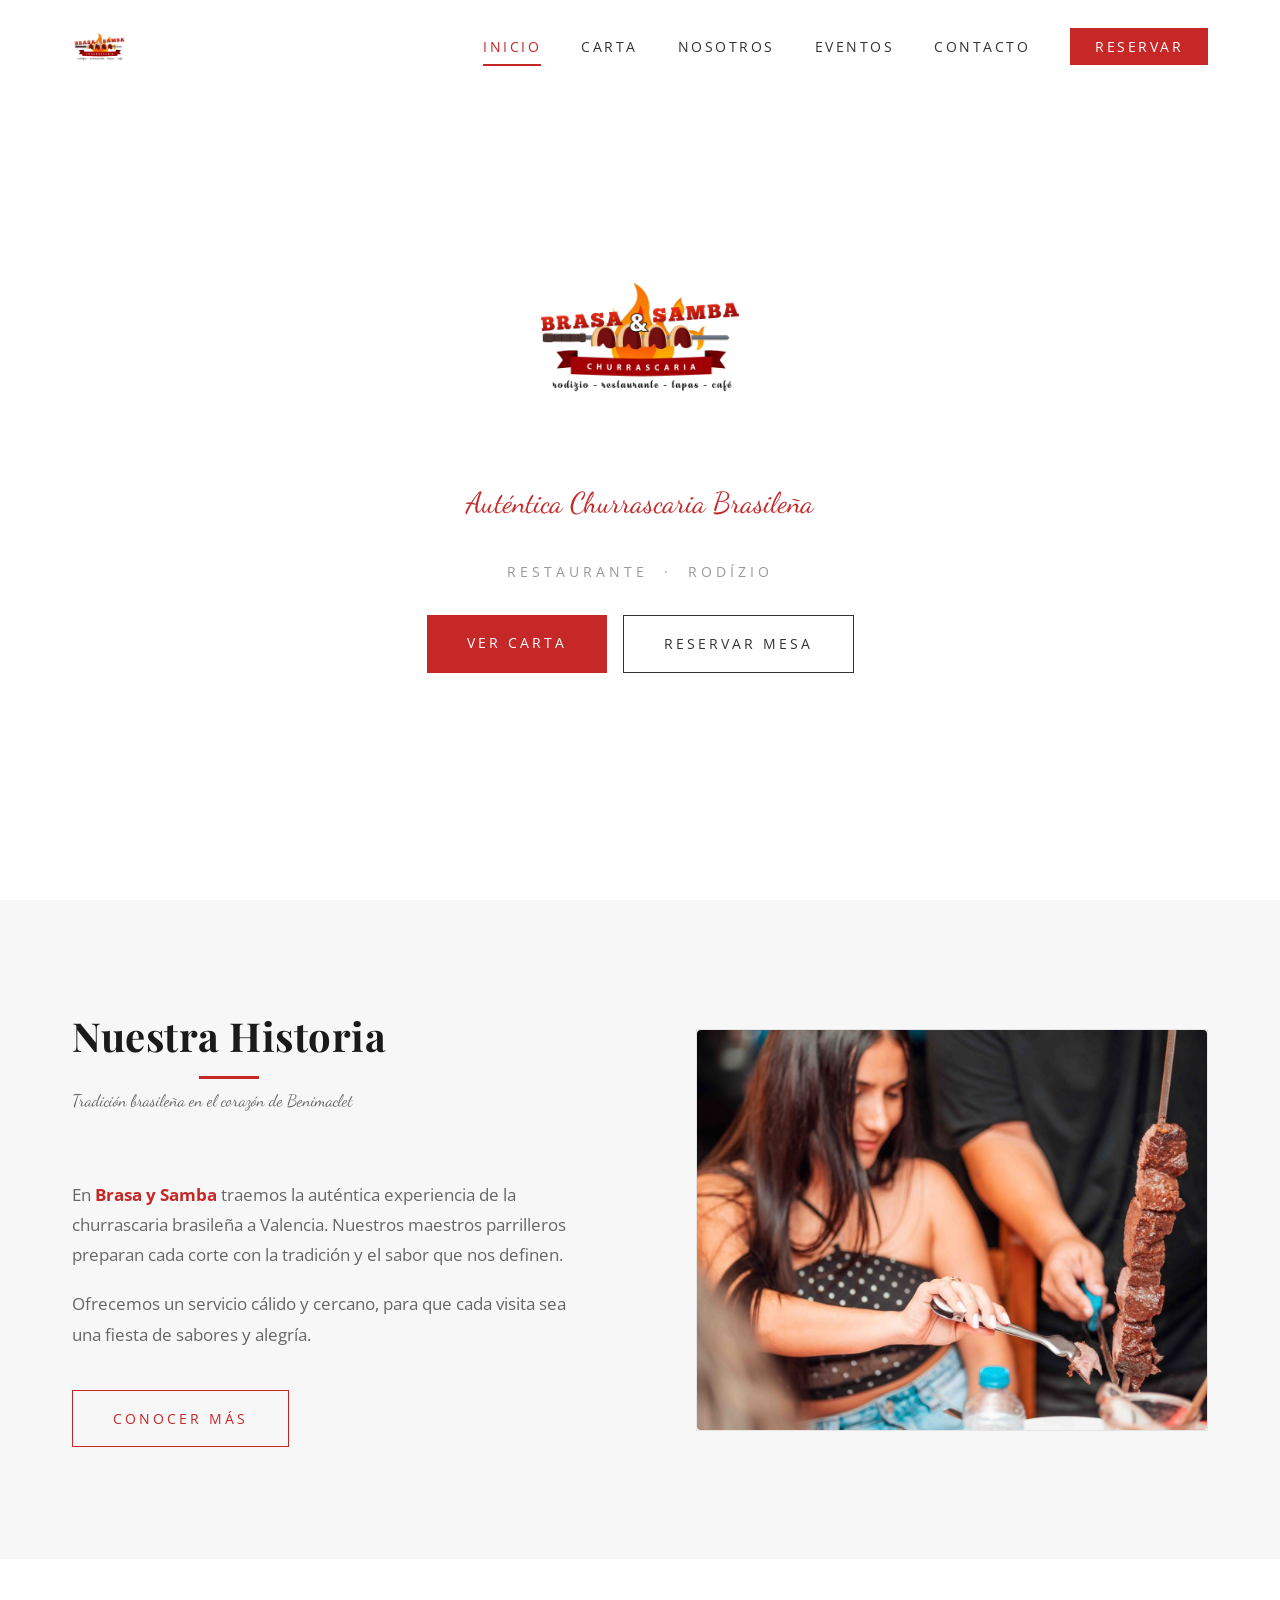
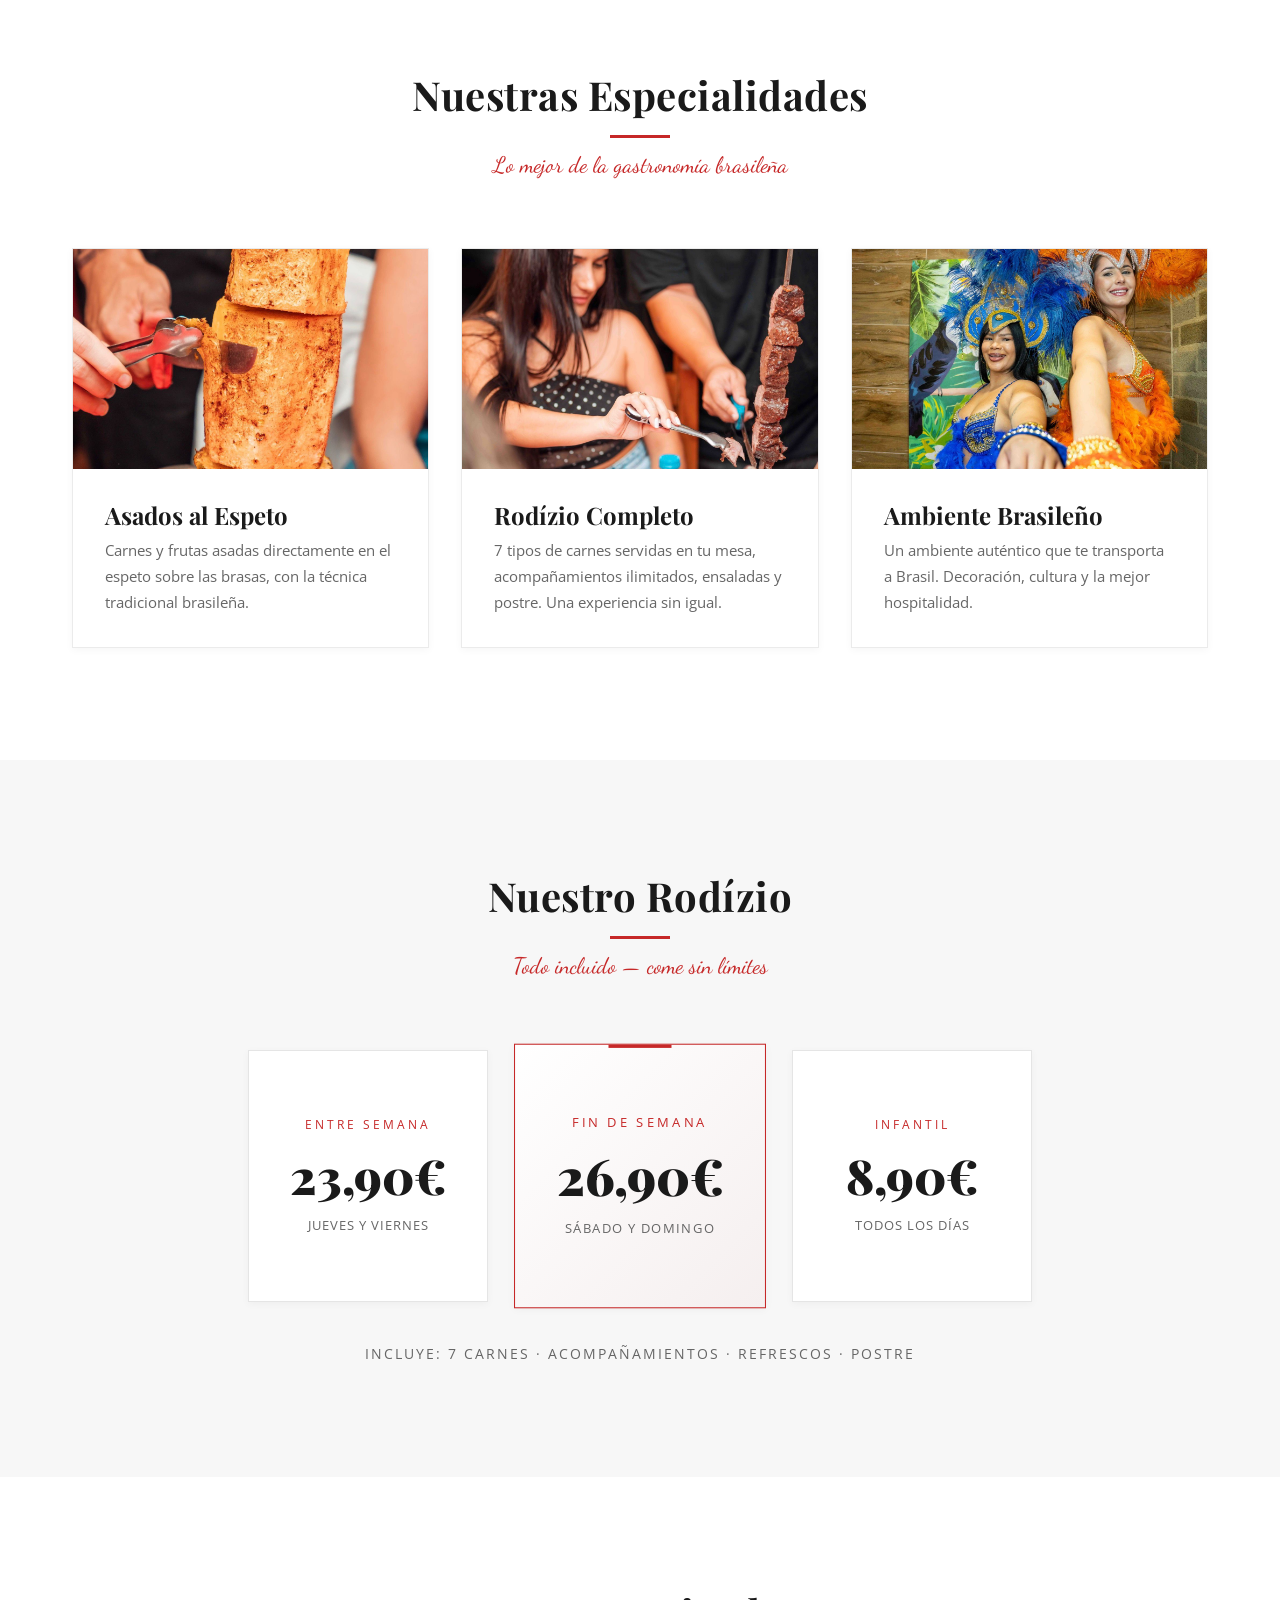
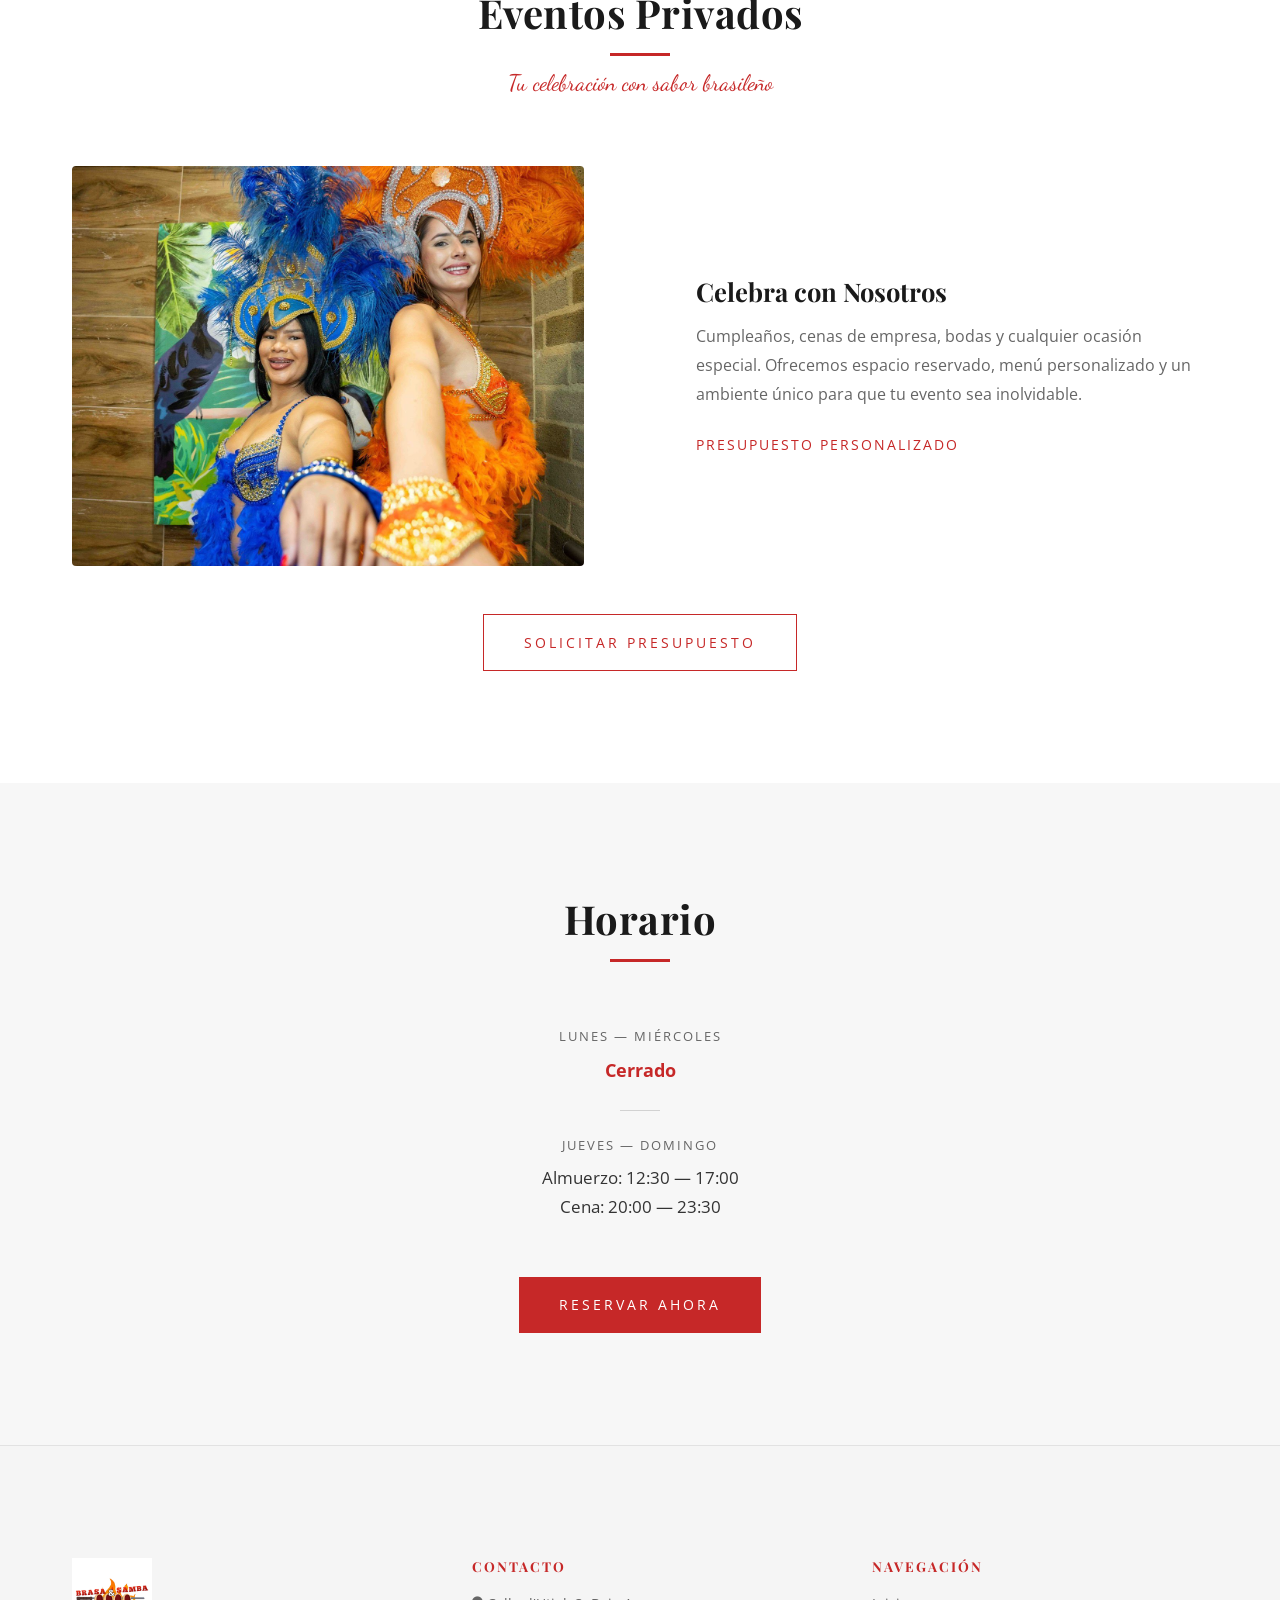
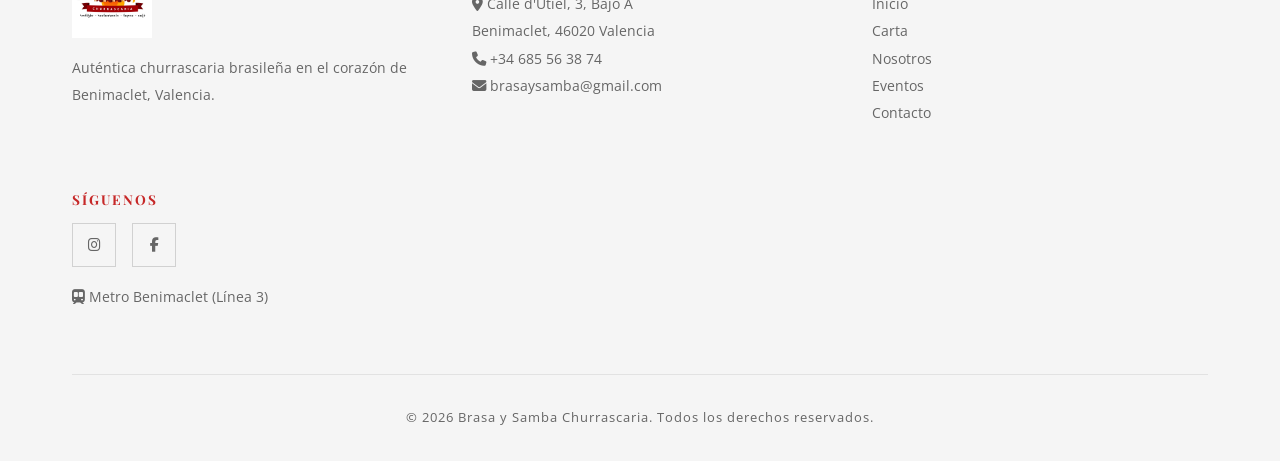
<file: index.html>
<!DOCTYPE html>
<html lang="es">
<head>
  <meta charset="UTF-8">
  <meta name="viewport" content="width=device-width, initial-scale=1.0">
  <meta name="description" content="Brasa y Samba — Auténtica Churrascaria Brasileña en Valencia. Rodízio de carnes y la mejor experiencia gastronómica brasileña.">
  <meta property="og:title" content="Brasa y Samba | Churrascaria Brasileña en Valencia">
  <meta property="og:description" content="Auténtica churrascaria brasileña con rodízio de 7 carnes y la mejor experiencia gastronómica brasileña en Benimaclet, Valencia.">
  <meta property="og:image" content="assets/images/logonovo.JPEG">
  <meta property="og:type" content="restaurant">
  <meta property="og:locale" content="es_ES">
  <title>Brasa y Samba | Churrascaria Brasileña en Valencia</title>
  <link rel="preconnect" href="https://fonts.googleapis.com">
  <link rel="preconnect" href="https://fonts.gstatic.com" crossorigin>
  <link href="https://fonts.googleapis.com/css2?family=Playfair+Display:wght@400;700;900&family=Open+Sans:wght@300;400;600;700&family=Dancing+Script:wght@400;700&display=swap" rel="stylesheet">
  <link rel="stylesheet" href="https://cdnjs.cloudflare.com/ajax/libs/font-awesome/6.5.1/css/all.min.css" integrity="sha512-DTOQO9RWCH3ppGqcWaEA1BIZOC6xxalwEsw9c2QQeAIftl+Vegovlnee1c9QX4TctnWMn13TZye+giMm8e2LwA==" crossorigin="anonymous" referrerpolicy="no-referrer">
  <link rel="stylesheet" href="css/style.css">
  <link rel="icon" href="assets/images/logonovo.JPEG" type="image/jpeg">
</head>
<body>

  <!-- NAVBAR -->
  <nav class="navbar" id="navbar">
    <div class="container">
      <a href="index.html" class="navbar-logo">
        <img src="assets/images/logonovo.JPEG" alt="Brasa y Samba Logo">
      </a>
      <ul class="navbar-menu" id="navMenu">
        <li><a href="index.html" class="active">Inicio</a></li>
        <li><a href="cardapio.html">Carta</a></li>
        <li><a href="sobre.html">Nosotros</a></li>
        <li><a href="eventos.html">Eventos</a></li>
        <li><a href="contato.html">Contacto</a></li>
        <li><a href="https://wa.me/34685563874?text=Hola!%20Quiero%20reservar%20mesa%20en%20Brasa%20y%20Samba" target="_blank" class="navbar-cta">Reservar</a></li>
      </ul>
      <button class="hamburger" id="hamburger" aria-label="Abrir menú">
        <span></span>
        <span></span>
        <span></span>
      </button>
    </div>
  </nav>

  <!-- HERO -->
  <section class="hero" style="background: #FFFFFF;">
    <div class="hero-content">
      <img src="assets/images/logonovo.JPEG" alt="Brasa y Samba" class="hero-logo">
      <span class="accent-text">Auténtica Churrascaria Brasileña</span>
      <p style="font-size: 0.85rem; letter-spacing: 4px; text-transform: uppercase; margin-top: 1rem; color: #999;">Restaurante &nbsp;·&nbsp; Rodízio</p>
      <div class="hero-buttons">
        <a href="cardapio.html" class="btn btn-primary">Ver Carta</a>
        <a href="https://wa.me/34685563874?text=Hola!%20Quiero%20reservar%20mesa%20en%20Brasa%20y%20Samba" target="_blank" class="btn btn-outline">Reservar Mesa</a>
      </div>
    </div>
  </section>

  <!-- NUESTRA HISTORIA -->
  <section class="section section-alt">
    <div class="container">
      <div class="about-split fade-in">
        <div class="about-text">
          <div class="section-title" style="text-align: left;">
            <h2>Nuestra Historia</h2>
            <p class="section-subtitle">Tradición brasileña en el corazón de Benimaclet</p>
          </div>
          <p style="font-size: 1.05rem; color: #666; margin-bottom: 1.2rem; line-height: 1.8;">En <strong style="color: #C62828;">Brasa y Samba</strong> traemos la auténtica experiencia de la churrascaria brasileña a Valencia. Nuestros maestros parrilleros preparan cada corte con la tradición y el sabor que nos definen.</p>
          <p style="font-size: 1.05rem; color: #666; margin-bottom: 2.5rem; line-height: 1.8;">Ofrecemos un servicio cálido y cercano, para que cada visita sea una fiesta de sabores y alegría.</p>
          <a href="sobre.html" class="btn btn-secondary">Conocer Más</a>
        </div>
        <div class="about-image">
          <img src="assets/images/79fe40e2-36cd-43b9-8141-0ca7016cc323.JPEG" alt="Picanha servida en Brasa y Samba" style="width: 100%; height: 400px; object-fit: cover; border-radius: 4px;">
        </div>
      </div>
    </div>
  </section>

  <!-- ESPECIALIDADES -->
  <section class="section">
    <div class="container">
      <div class="section-title fade-in">
        <h2>Nuestras Especialidades</h2>
        <p class="section-subtitle">Lo mejor de la gastronomía brasileña</p>
      </div>
      <div class="cards-grid fade-in">
        <div class="card">
          <img src="assets/images/64f7fd08-4baa-4634-8b50-fcdc6abab919.JPEG" alt="Piña al espeto en Brasa y Samba" class="card-image">
          <div class="card-body">
            <h3>Asados al Espeto</h3>
            <p>Carnes y frutas asadas directamente en el espeto sobre las brasas, con la técnica tradicional brasileña.</p>
          </div>
        </div>
        <div class="card">
          <img src="assets/images/79fe40e2-36cd-43b9-8141-0ca7016cc323.JPEG" alt="Picanha servida en la mesa" class="card-image">
          <div class="card-body">
            <h3>Rodízio Completo</h3>
            <p>7 tipos de carnes servidas en tu mesa, acompañamientos ilimitados, ensaladas y postre. Una experiencia sin igual.</p>
          </div>
        </div>
        <div class="card">
          <img src="assets/images/2983c16d-800a-4810-8225-ef729ebfecfa.JPEG" alt="Ambiente brasileño en Brasa y Samba" class="card-image">
          <div class="card-body">
            <h3>Ambiente Brasileño</h3>
            <p>Un ambiente auténtico que te transporta a Brasil. Decoración, cultura y la mejor hospitalidad.</p>
          </div>
        </div>
      </div>
    </div>
  </section>

  <!-- PRECIOS -->
  <section class="section section-alt">
    <div class="container">
      <div class="section-title fade-in">
        <h2>Nuestro Rodízio</h2>
        <p class="section-subtitle">Todo incluido — come sin límites</p>
      </div>
      <div class="price-section fade-in">
        <div class="price-badge">
          <div class="label">Entre Semana</div>
          <div class="price">23,90€</div>
          <div class="detail">Jueves y Viernes</div>
        </div>
        <div class="price-badge featured">
          <div class="label">Fin de Semana</div>
          <div class="price">26,90€</div>
          <div class="detail">Sábado y Domingo</div>
        </div>
        <div class="price-badge">
          <div class="label">Infantil</div>
          <div class="price">8,90€</div>
          <div class="detail">Todos los días</div>
        </div>
      </div>
      <p style="text-align: center; margin-top: 2.5rem; color: var(--color-text-muted); font-size: 0.85rem; letter-spacing: 2px; text-transform: uppercase;">Incluye: 7 carnes · acompañamientos · refrescos · postre</p>
    </div>
  </section>

  <!-- EVENTOS PRIVADOS -->
  <section class="section">
    <div class="container">
      <div class="section-title fade-in">
        <h2>Eventos Privados</h2>
        <p class="section-subtitle">Tu celebración con sabor brasileño</p>
      </div>
      <div class="about-split fade-in">
        <div>
          <img src="assets/images/2983c16d-800a-4810-8225-ef729ebfecfa.JPEG" alt="Celebración en Brasa y Samba" style="width: 100%; height: 400px; object-fit: cover; border-radius: 4px;">
        </div>
        <div style="display: flex; flex-direction: column; justify-content: center;">
          <h3 style="font-size: 1.6rem; margin-bottom: 1rem;">Celebra con Nosotros</h3>
          <p style="color: #666; line-height: 1.8;">Cumpleaños, cenas de empresa, bodas y cualquier ocasión especial. Ofrecemos espacio reservado, menú personalizado y un ambiente único para que tu evento sea inolvidable.</p>
          <p style="margin-top: 1.5rem; color: #C62828; font-size: 0.85rem; letter-spacing: 2px; text-transform: uppercase;">Presupuesto personalizado</p>
        </div>
      </div>
      <div style="text-align: center; margin-top: 3rem;">
        <a href="contato.html" class="btn btn-secondary">Solicitar Presupuesto</a>
      </div>
    </div>
  </section>

  <!-- HORARIOS -->
  <section class="section section-alt">
    <div class="container">
      <div class="section-title fade-in">
        <h2>Horario</h2>
      </div>
      <div style="max-width: 500px; margin: 0 auto; text-align: center;" class="fade-in">
        <div style="margin-bottom: 1.5rem;">
          <p style="font-size: 0.8rem; letter-spacing: 2px; text-transform: uppercase; color: var(--color-text-muted); margin-bottom: 0.5rem;">Lunes — Miércoles</p>
          <p style="color: #C62828; font-weight: 700; font-size: 1.1rem;">Cerrado</p>
        </div>
        <div style="width: 40px; height: 1px; background: var(--color-border-strong); margin: 1.5rem auto;"></div>
        <div style="margin-bottom: 1.5rem;">
          <p style="font-size: 0.8rem; letter-spacing: 2px; text-transform: uppercase; color: var(--color-text-muted); margin-bottom: 0.5rem;">Jueves — Domingo</p>
          <p style="color: #333; font-size: 1.05rem;">Almuerzo: 12:30 — 17:00</p>
          <p style="color: #333; font-size: 1.05rem;">Cena: 20:00 — 23:30</p>
        </div>
        <a href="https://wa.me/34685563874?text=Hola!%20Quiero%20reservar%20mesa%20en%20Brasa%20y%20Samba" target="_blank" class="btn btn-primary" style="margin-top: 2rem;">Reservar Ahora</a>
      </div>
    </div>
  </section>

  <!-- FOOTER -->
  <footer class="footer">
    <div class="container">
      <div class="footer-grid">
        <div class="footer-col">
          <img src="assets/images/logonovo.JPEG" alt="Brasa y Samba" class="footer-logo">
          <p>Auténtica churrascaria brasileña en el corazón de Benimaclet, Valencia.</p>
        </div>
        <div class="footer-col">
          <h4>Contacto</h4>
          <p><i class="fa-solid fa-location-dot"></i> Calle d'Utiel, 3, Bajo A<br>
             Benimaclet, 46020 Valencia</p>
          <p><i class="fa-solid fa-phone"></i> <a href="tel:+34685563874">+34 685 56 38 74</a></p>
          <p><i class="fa-solid fa-envelope"></i> <a href="mailto:brasaysamba@gmail.com">brasaysamba@gmail.com</a></p>
        </div>
        <div class="footer-col">
          <h4>Navegación</h4>
          <p><a href="index.html">Inicio</a></p>
          <p><a href="cardapio.html">Carta</a></p>
          <p><a href="sobre.html">Nosotros</a></p>
          <p><a href="eventos.html">Eventos</a></p>
          <p><a href="contato.html">Contacto</a></p>
        </div>
        <div class="footer-col">
          <h4>Síguenos</h4>
          <div class="social-links">
            <a href="https://www.instagram.com/brasaysamba/" target="_blank" rel="noopener" aria-label="Instagram"><i class="fa-brands fa-instagram"></i></a>
            <a href="https://www.facebook.com/brasaysamba/" target="_blank" rel="noopener" aria-label="Facebook"><i class="fa-brands fa-facebook-f"></i></a>
          </div>
          <p style="margin-top: 1rem;"><i class="fa-solid fa-train-subway"></i> Metro Benimaclet (Línea 3)</p>
        </div>
      </div>
      <div class="footer-bottom">
        <p>&copy; 2026 Brasa y Samba Churrascaria. Todos los derechos reservados.</p>
      </div>
    </div>
  </footer>

  <script src="js/main.js"></script>
</body>
</html>
</file>
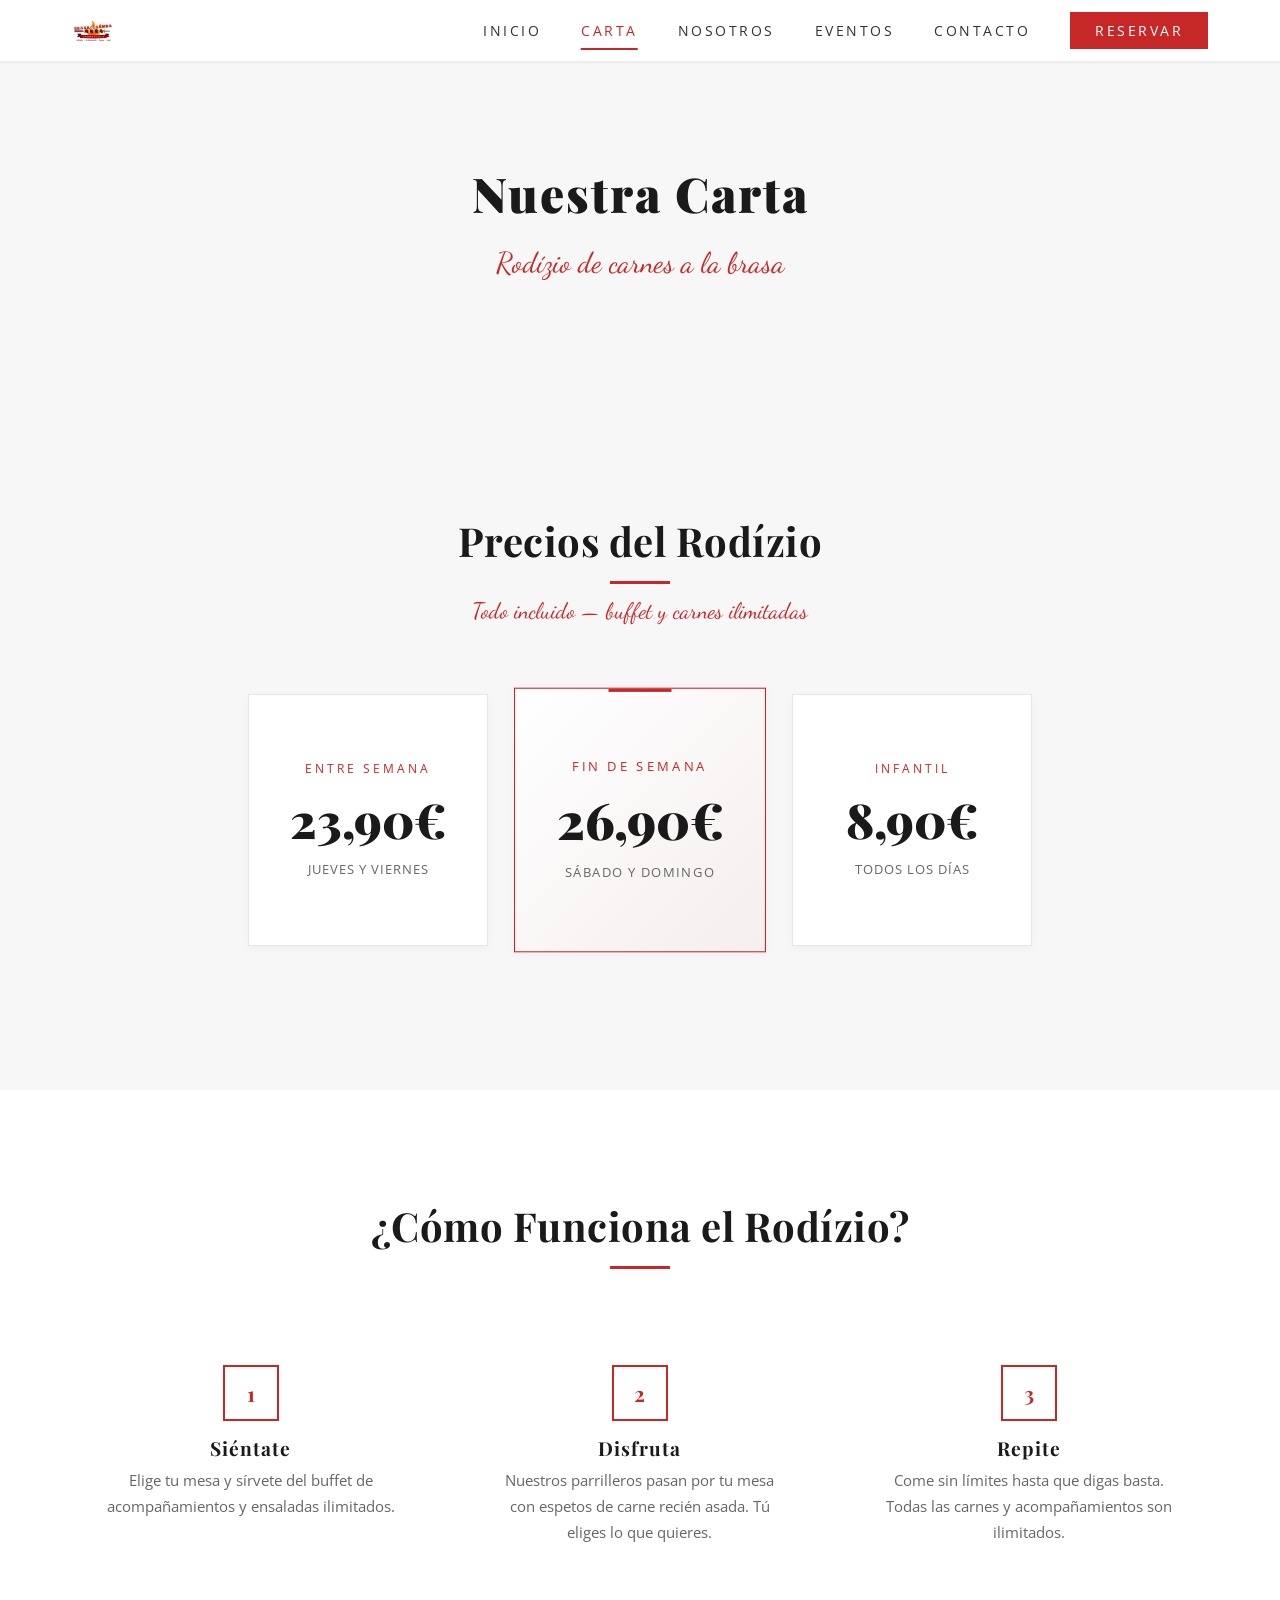
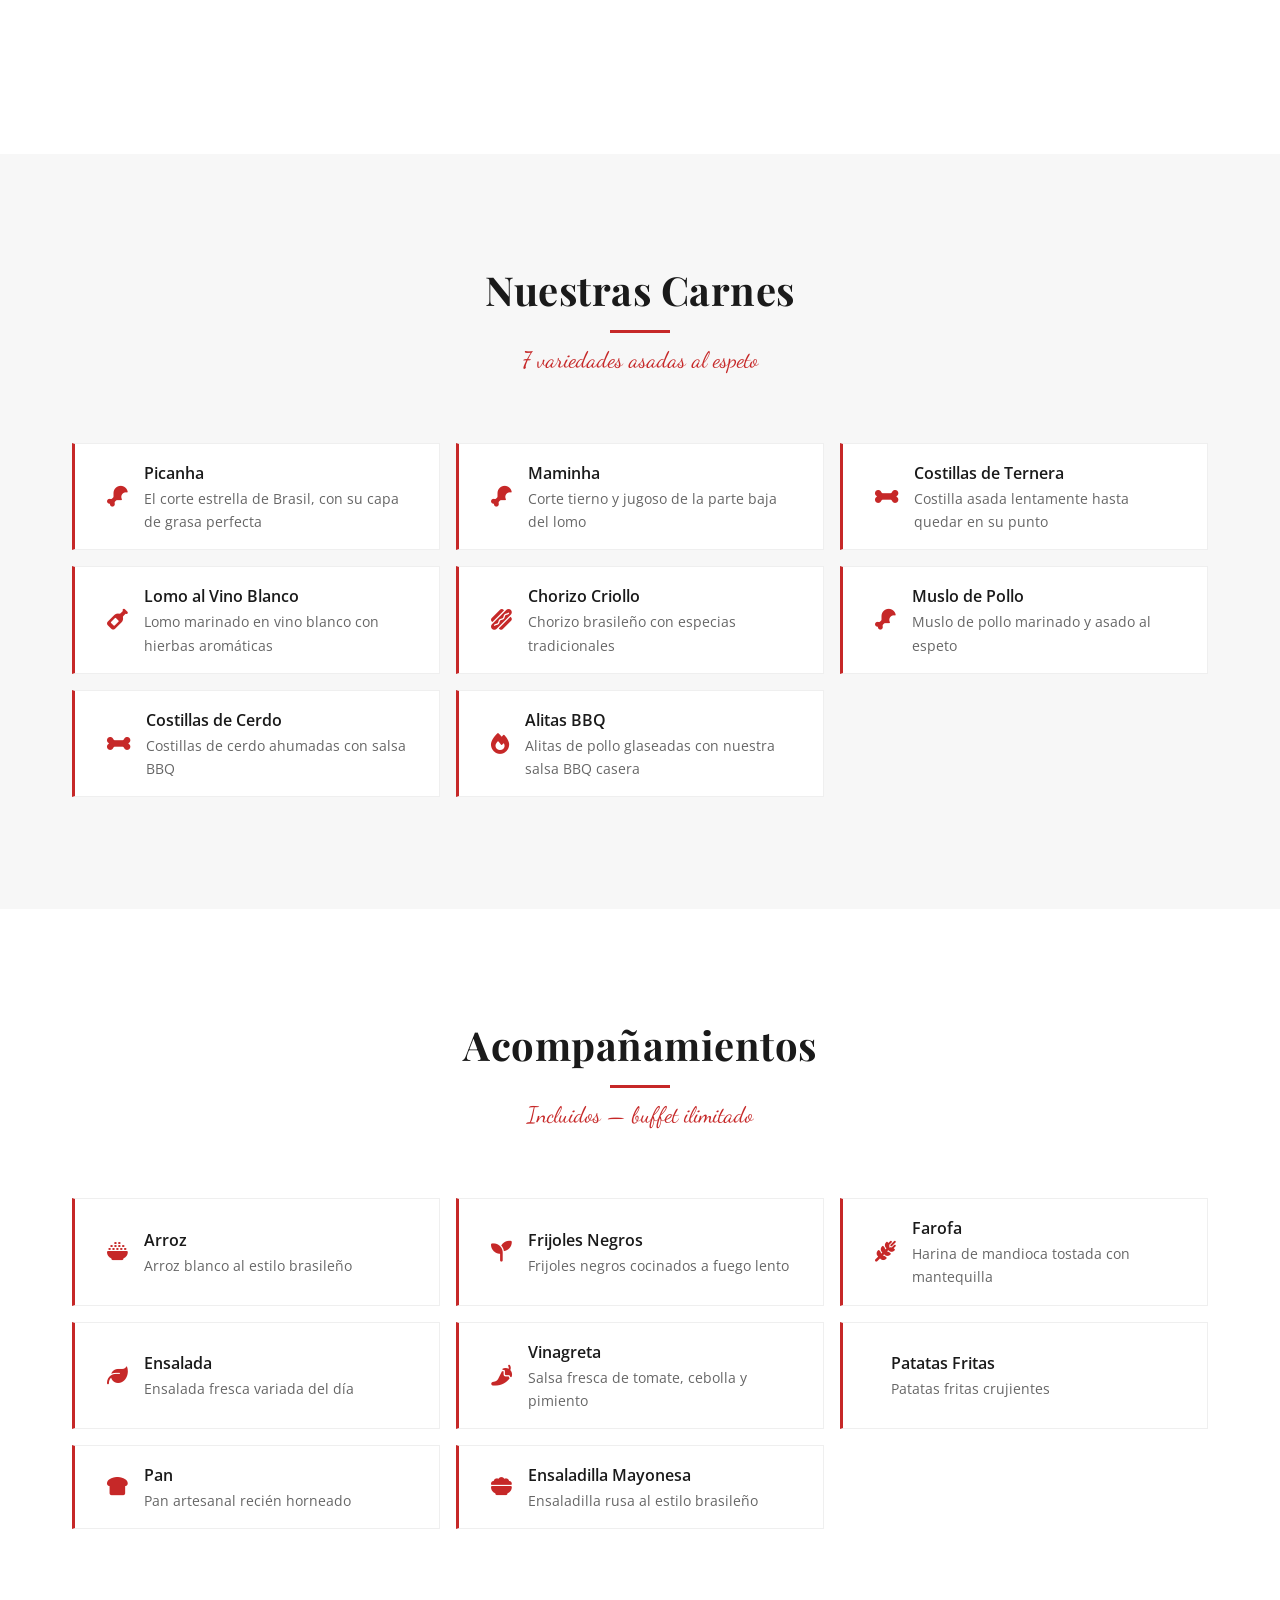
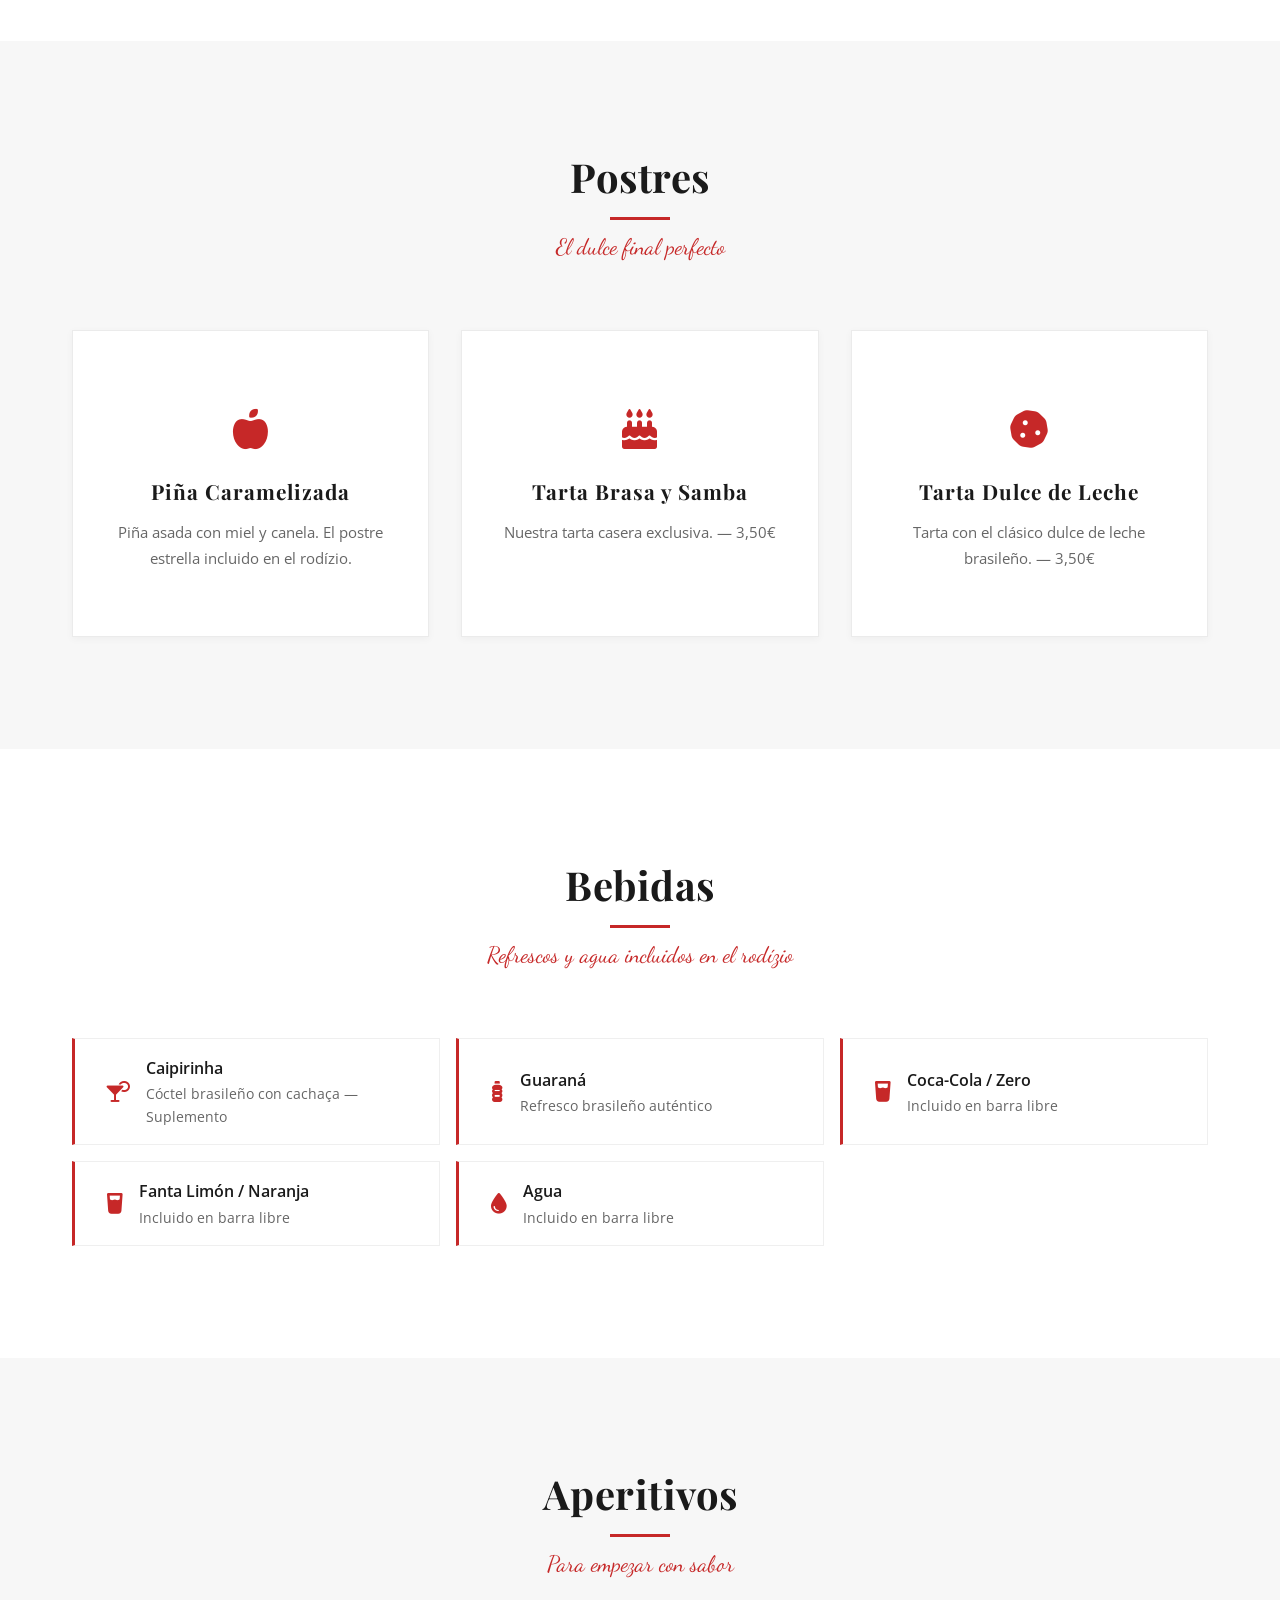
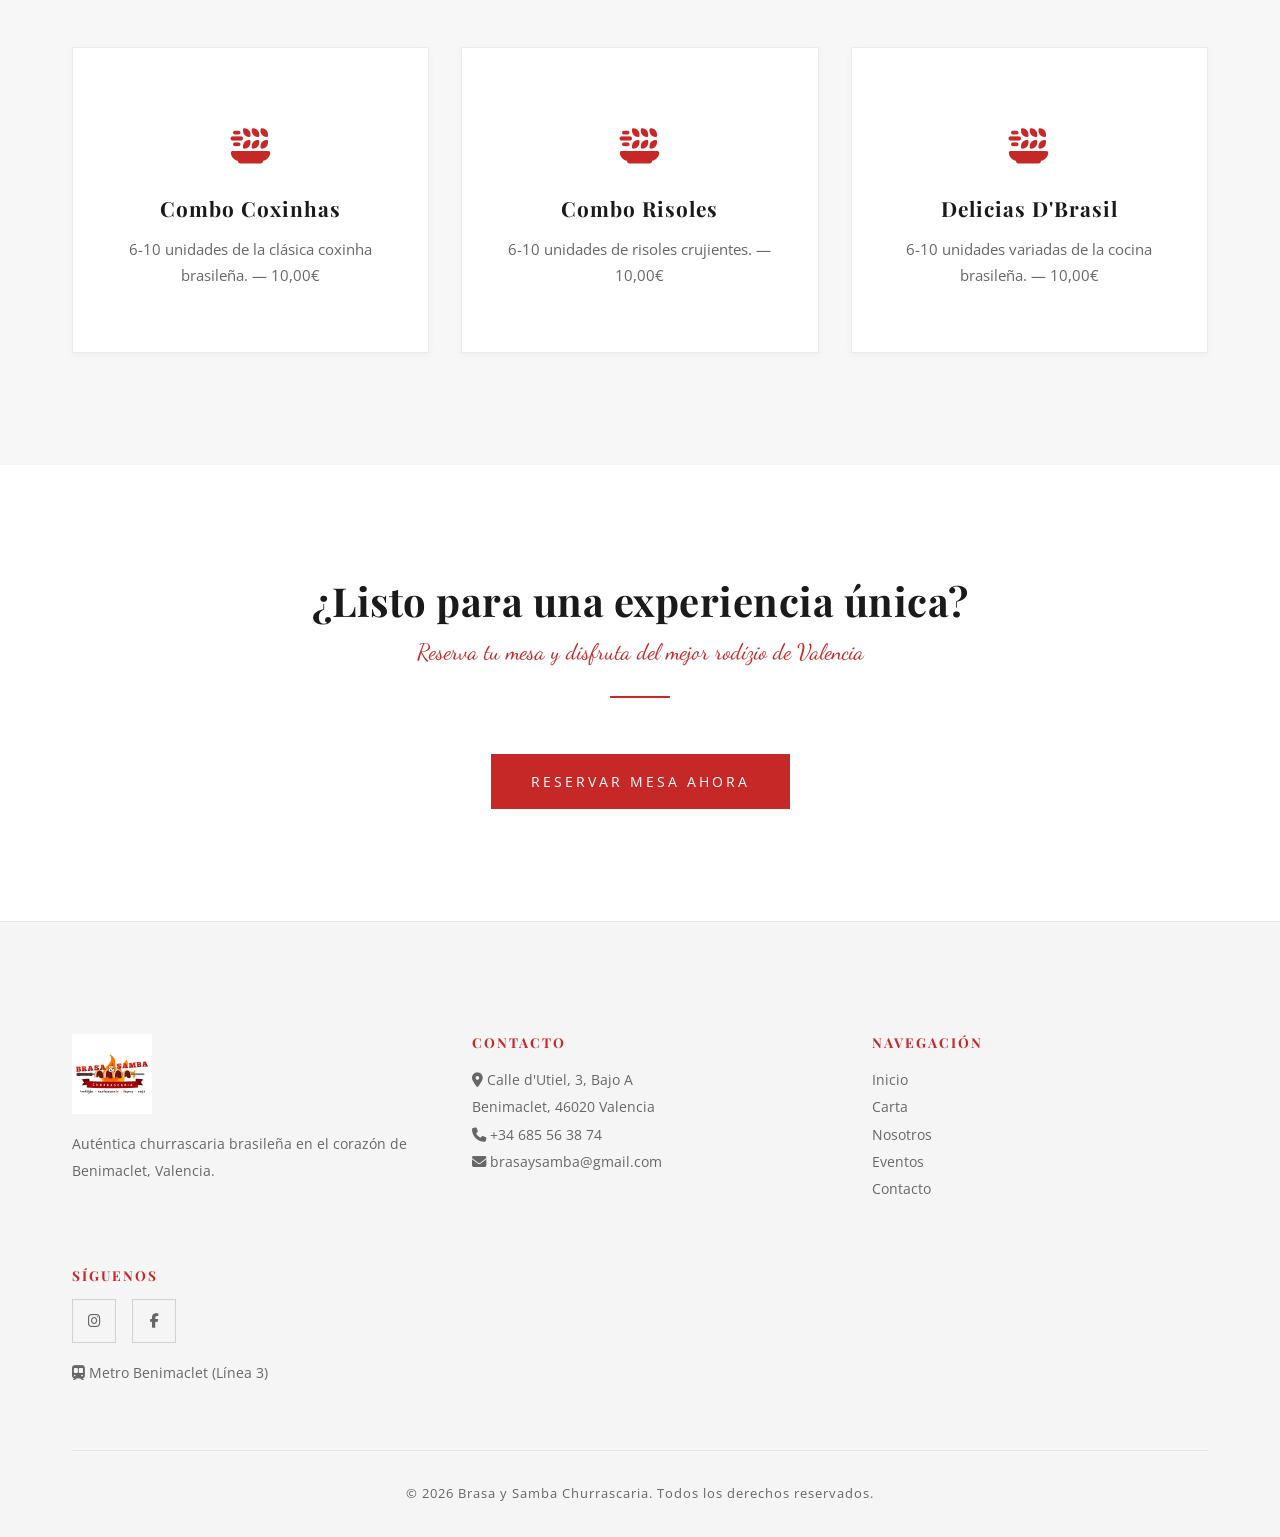
<file: cardapio.html>
<!DOCTYPE html>
<html lang="es">
<head>
  <meta charset="UTF-8">
  <meta name="viewport" content="width=device-width, initial-scale=1.0">
  <meta name="description" content="Carta de Brasa y Samba — Rodízio de 7 carnes, acompañamientos ilimitados, postres y bebidas. Desde 23,90€.">
  <meta property="og:title" content="Carta | Brasa y Samba Churrascaria">
  <meta property="og:description" content="Rodízio de 7 carnes, acompañamientos ilimitados, postres y bebidas. Desde 23,90€ entre semana.">
  <meta property="og:image" content="assets/images/logonovo.JPEG">
  <meta property="og:type" content="restaurant.menu">
  <meta property="og:locale" content="es_ES">
  <title>Carta | Brasa y Samba Churrascaria</title>
  <link rel="preconnect" href="https://fonts.googleapis.com">
  <link rel="preconnect" href="https://fonts.gstatic.com" crossorigin>
  <link href="https://fonts.googleapis.com/css2?family=Playfair+Display:wght@400;700;900&family=Open+Sans:wght@300;400;600;700&family=Dancing+Script:wght@400;700&display=swap" rel="stylesheet">
  <link rel="stylesheet" href="https://cdnjs.cloudflare.com/ajax/libs/font-awesome/6.5.1/css/all.min.css" integrity="sha512-DTOQO9RWCH3ppGqcWaEA1BIZOC6xxalwEsw9c2QQeAIftl+Vegovlnee1c9QX4TctnWMn13TZye+giMm8e2LwA==" crossorigin="anonymous" referrerpolicy="no-referrer">
  <link rel="stylesheet" href="css/style.css">
  <link rel="icon" href="assets/images/logonovo.JPEG" type="image/jpeg">
</head>
<body>

  <!-- NAVBAR -->
  <nav class="navbar scrolled" id="navbar">
    <div class="container">
      <a href="index.html" class="navbar-logo">
        <img src="assets/images/logonovo.JPEG" alt="Brasa y Samba Logo">
      </a>
      <ul class="navbar-menu" id="navMenu">
        <li><a href="index.html">Inicio</a></li>
        <li><a href="cardapio.html" class="active">Carta</a></li>
        <li><a href="sobre.html">Nosotros</a></li>
        <li><a href="eventos.html">Eventos</a></li>
        <li><a href="contato.html">Contacto</a></li>
        <li><a href="https://wa.me/34685563874?text=Hola!%20Quiero%20reservar%20mesa%20en%20Brasa%20y%20Samba" target="_blank" class="navbar-cta">Reservar</a></li>
      </ul>
      <button class="hamburger" id="hamburger" aria-label="Abrir menú">
        <span></span>
        <span></span>
        <span></span>
      </button>
    </div>
  </nav>

  <!-- HERO SMALL -->
  <section class="hero hero-small" style="background: #F7F7F7;">
    <div class="hero-content">
      <h1>Nuestra Carta</h1>
      <span class="accent-text">Rodízio de carnes a la brasa</span>
    </div>
  </section>

  <!-- PRECIOS -->
  <section class="section section-alt">
    <div class="container">
      <div class="section-title fade-in">
        <h2>Precios del Rodízio</h2>
        <p class="section-subtitle">Todo incluido — buffet y carnes ilimitadas</p>
      </div>
      <div class="price-section fade-in">
        <div class="price-badge">
          <div class="label">Entre Semana</div>
          <div class="price">23,90€</div>
          <div class="detail">Jueves y Viernes</div>
        </div>
        <div class="price-badge featured">
          <div class="label">Fin de Semana</div>
          <div class="price">26,90€</div>
          <div class="detail">Sábado y Domingo</div>
        </div>
        <div class="price-badge">
          <div class="label">Infantil</div>
          <div class="price">8,90€</div>
          <div class="detail">Todos los días</div>
        </div>
      </div>
    </div>
  </section>

  <!-- COMO FUNCIONA -->
  <section class="section">
    <div class="container">
      <div class="section-title fade-in">
        <h2>¿Cómo Funciona el Rodízio?</h2>
      </div>
      <div class="rodizio-steps fade-in">
        <div class="step">
          <div class="step-number">1</div>
          <h3>Siéntate</h3>
          <p>Elige tu mesa y sírvete del buffet de acompañamientos y ensaladas ilimitados.</p>
        </div>
        <div class="step">
          <div class="step-number">2</div>
          <h3>Disfruta</h3>
          <p>Nuestros parrilleros pasan por tu mesa con espetos de carne recién asada. Tú eliges lo que quieres.</p>
        </div>
        <div class="step">
          <div class="step-number">3</div>
          <h3>Repite</h3>
          <p>Come sin límites hasta que digas basta. Todas las carnes y acompañamientos son ilimitados.</p>
        </div>
      </div>
    </div>
  </section>

  <!-- CARNES -->
  <section class="section section-alt">
    <div class="container">
      <div class="section-title fade-in">
        <h2>Nuestras Carnes</h2>
        <p class="section-subtitle">7 variedades asadas al espeto</p>
      </div>
      <div class="menu-grid fade-in">
        <div class="menu-item">
          <div class="item-icon" aria-hidden="true"><i class="fa-solid fa-drumstick-bite"></i></div>
          <div>
            <div class="item-name">Picanha</div>
            <div class="item-desc">El corte estrella de Brasil, con su capa de grasa perfecta</div>
          </div>
        </div>
        <div class="menu-item">
          <div class="item-icon" aria-hidden="true"><i class="fa-solid fa-drumstick-bite"></i></div>
          <div>
            <div class="item-name">Maminha</div>
            <div class="item-desc">Corte tierno y jugoso de la parte baja del lomo</div>
          </div>
        </div>
        <div class="menu-item">
          <div class="item-icon" aria-hidden="true"><i class="fa-solid fa-bone"></i></div>
          <div>
            <div class="item-name">Costillas de Ternera</div>
            <div class="item-desc">Costilla asada lentamente hasta quedar en su punto</div>
          </div>
        </div>
        <div class="menu-item">
          <div class="item-icon" aria-hidden="true"><i class="fa-solid fa-wine-bottle"></i></div>
          <div>
            <div class="item-name">Lomo al Vino Blanco</div>
            <div class="item-desc">Lomo marinado en vino blanco con hierbas aromáticas</div>
          </div>
        </div>
        <div class="menu-item">
          <div class="item-icon" aria-hidden="true"><i class="fa-solid fa-hotdog"></i></div>
          <div>
            <div class="item-name">Chorizo Criollo</div>
            <div class="item-desc">Chorizo brasileño con especias tradicionales</div>
          </div>
        </div>
        <div class="menu-item">
          <div class="item-icon" aria-hidden="true"><i class="fa-solid fa-drumstick-bite"></i></div>
          <div>
            <div class="item-name">Muslo de Pollo</div>
            <div class="item-desc">Muslo de pollo marinado y asado al espeto</div>
          </div>
        </div>
        <div class="menu-item">
          <div class="item-icon" aria-hidden="true"><i class="fa-solid fa-bone"></i></div>
          <div>
            <div class="item-name">Costillas de Cerdo</div>
            <div class="item-desc">Costillas de cerdo ahumadas con salsa BBQ</div>
          </div>
        </div>
        <div class="menu-item">
          <div class="item-icon" aria-hidden="true"><i class="fa-solid fa-fire"></i></div>
          <div>
            <div class="item-name">Alitas BBQ</div>
            <div class="item-desc">Alitas de pollo glaseadas con nuestra salsa BBQ casera</div>
          </div>
        </div>
      </div>
    </div>
  </section>

  <!-- ACOMPAÑAMIENTOS -->
  <section class="section">
    <div class="container">
      <div class="section-title fade-in">
        <h2>Acompañamientos</h2>
        <p class="section-subtitle">Incluidos — buffet ilimitado</p>
      </div>
      <div class="menu-grid fade-in">
        <div class="menu-item">
          <div class="item-icon" aria-hidden="true"><i class="fa-solid fa-bowl-rice"></i></div>
          <div>
            <div class="item-name">Arroz</div>
            <div class="item-desc">Arroz blanco al estilo brasileño</div>
          </div>
        </div>
        <div class="menu-item">
          <div class="item-icon" aria-hidden="true"><i class="fa-solid fa-seedling"></i></div>
          <div>
            <div class="item-name">Frijoles Negros</div>
            <div class="item-desc">Frijoles negros cocinados a fuego lento</div>
          </div>
        </div>
        <div class="menu-item">
          <div class="item-icon" aria-hidden="true"><i class="fa-solid fa-wheat-awn"></i></div>
          <div>
            <div class="item-name">Farofa</div>
            <div class="item-desc">Harina de mandioca tostada con mantequilla</div>
          </div>
        </div>
        <div class="menu-item">
          <div class="item-icon" aria-hidden="true"><i class="fa-solid fa-leaf"></i></div>
          <div>
            <div class="item-name">Ensalada</div>
            <div class="item-desc">Ensalada fresca variada del día</div>
          </div>
        </div>
        <div class="menu-item">
          <div class="item-icon" aria-hidden="true"><i class="fa-solid fa-pepper-hot"></i></div>
          <div>
            <div class="item-name">Vinagreta</div>
            <div class="item-desc">Salsa fresca de tomate, cebolla y pimiento</div>
          </div>
        </div>
        <div class="menu-item">
          <div class="item-icon" aria-hidden="true"><i class="fa-solid fa-french-fries"></i></div>
          <div>
            <div class="item-name">Patatas Fritas</div>
            <div class="item-desc">Patatas fritas crujientes</div>
          </div>
        </div>
        <div class="menu-item">
          <div class="item-icon" aria-hidden="true"><i class="fa-solid fa-bread-slice"></i></div>
          <div>
            <div class="item-name">Pan</div>
            <div class="item-desc">Pan artesanal recién horneado</div>
          </div>
        </div>
        <div class="menu-item">
          <div class="item-icon" aria-hidden="true"><i class="fa-solid fa-bowl-food"></i></div>
          <div>
            <div class="item-name">Ensaladilla Mayonesa</div>
            <div class="item-desc">Ensaladilla rusa al estilo brasileño</div>
          </div>
        </div>
      </div>
    </div>
  </section>

  <!-- POSTRES -->
  <section class="section section-alt">
    <div class="container">
      <div class="section-title fade-in">
        <h2>Postres</h2>
        <p class="section-subtitle">El dulce final perfecto</p>
      </div>
      <div class="cards-grid fade-in">
        <div class="card card-icon">
          <div class="icon" aria-hidden="true"><i class="fa-solid fa-apple-whole"></i></div>
          <h3>Piña Caramelizada</h3>
          <p>Piña asada con miel y canela. El postre estrella incluido en el rodízio.</p>
        </div>
        <div class="card card-icon">
          <div class="icon" aria-hidden="true"><i class="fa-solid fa-cake-candles"></i></div>
          <h3>Tarta Brasa y Samba</h3>
          <p>Nuestra tarta casera exclusiva. — 3,50€</p>
        </div>
        <div class="card card-icon">
          <div class="icon" aria-hidden="true"><i class="fa-solid fa-cookie"></i></div>
          <h3>Tarta Dulce de Leche</h3>
          <p>Tarta con el clásico dulce de leche brasileño. — 3,50€</p>
        </div>
      </div>
    </div>
  </section>

  <!-- BEBIDAS -->
  <section class="section">
    <div class="container">
      <div class="section-title fade-in">
        <h2>Bebidas</h2>
        <p class="section-subtitle">Refrescos y agua incluidos en el rodízio</p>
      </div>
      <div class="menu-grid fade-in">
        <div class="menu-item">
          <div class="item-icon" aria-hidden="true"><i class="fa-solid fa-martini-glass-citrus"></i></div>
          <div>
            <div class="item-name">Caipirinha</div>
            <div class="item-desc">Cóctel brasileño con cachaça — Suplemento</div>
          </div>
        </div>
        <div class="menu-item">
          <div class="item-icon" aria-hidden="true"><i class="fa-solid fa-bottle-water"></i></div>
          <div>
            <div class="item-name">Guaraná</div>
            <div class="item-desc">Refresco brasileño auténtico</div>
          </div>
        </div>
        <div class="menu-item">
          <div class="item-icon" aria-hidden="true"><i class="fa-solid fa-glass-water"></i></div>
          <div>
            <div class="item-name">Coca-Cola / Zero</div>
            <div class="item-desc">Incluido en barra libre</div>
          </div>
        </div>
        <div class="menu-item">
          <div class="item-icon" aria-hidden="true"><i class="fa-solid fa-glass-water"></i></div>
          <div>
            <div class="item-name">Fanta Limón / Naranja</div>
            <div class="item-desc">Incluido en barra libre</div>
          </div>
        </div>
        <div class="menu-item">
          <div class="item-icon" aria-hidden="true"><i class="fa-solid fa-droplet"></i></div>
          <div>
            <div class="item-name">Agua</div>
            <div class="item-desc">Incluido en barra libre</div>
          </div>
        </div>
      </div>
    </div>
  </section>

  <!-- APERITIVOS -->
  <section class="section section-alt">
    <div class="container">
      <div class="section-title fade-in">
        <h2>Aperitivos</h2>
        <p class="section-subtitle">Para empezar con sabor</p>
      </div>
      <div class="cards-grid fade-in">
        <div class="card card-icon">
          <div class="icon" aria-hidden="true"><i class="fa-solid fa-plate-wheat"></i></div>
          <h3>Combo Coxinhas</h3>
          <p>6-10 unidades de la clásica coxinha brasileña. — 10,00€</p>
        </div>
        <div class="card card-icon">
          <div class="icon" aria-hidden="true"><i class="fa-solid fa-plate-wheat"></i></div>
          <h3>Combo Risoles</h3>
          <p>6-10 unidades de risoles crujientes. — 10,00€</p>
        </div>
        <div class="card card-icon">
          <div class="icon" aria-hidden="true"><i class="fa-solid fa-plate-wheat"></i></div>
          <h3>Delicias D'Brasil</h3>
          <p>6-10 unidades variadas de la cocina brasileña. — 10,00€</p>
        </div>
      </div>
    </div>
  </section>

  <!-- CTA -->
  <section class="section">
    <div class="container" style="text-align: center;">
      <div class="fade-in">
        <h2>¿Listo para una experiencia única?</h2>
        <p class="section-subtitle">Reserva tu mesa y disfruta del mejor rodízio de Valencia</p>
        <div style="width: 60px; height: 2px; background: #C62828; margin: 1.5rem auto;"></div>
        <a href="https://wa.me/34685563874?text=Hola!%20Quiero%20reservar%20mesa%20en%20Brasa%20y%20Samba" target="_blank" class="btn btn-primary" style="margin-top: 2rem;">Reservar Mesa Ahora</a>
      </div>
    </div>
  </section>

  <!-- FOOTER -->
  <footer class="footer">
    <div class="container">
      <div class="footer-grid">
        <div class="footer-col">
          <img src="assets/images/logonovo.JPEG" alt="Brasa y Samba" class="footer-logo">
          <p>Auténtica churrascaria brasileña en el corazón de Benimaclet, Valencia.</p>
        </div>
        <div class="footer-col">
          <h4>Contacto</h4>
          <p><i class="fa-solid fa-location-dot"></i> Calle d'Utiel, 3, Bajo A<br>
             Benimaclet, 46020 Valencia</p>
          <p><i class="fa-solid fa-phone"></i> <a href="tel:+34685563874">+34 685 56 38 74</a></p>
          <p><i class="fa-solid fa-envelope"></i> <a href="mailto:brasaysamba@gmail.com">brasaysamba@gmail.com</a></p>
        </div>
        <div class="footer-col">
          <h4>Navegación</h4>
          <p><a href="index.html">Inicio</a></p>
          <p><a href="cardapio.html">Carta</a></p>
          <p><a href="sobre.html">Nosotros</a></p>
          <p><a href="eventos.html">Eventos</a></p>
          <p><a href="contato.html">Contacto</a></p>
        </div>
        <div class="footer-col">
          <h4>Síguenos</h4>
          <div class="social-links">
            <a href="https://www.instagram.com/brasaysamba/" target="_blank" rel="noopener" aria-label="Instagram"><i class="fa-brands fa-instagram"></i></a>
            <a href="https://www.facebook.com/brasaysamba/" target="_blank" rel="noopener" aria-label="Facebook"><i class="fa-brands fa-facebook-f"></i></a>
          </div>
          <p style="margin-top: 1rem;"><i class="fa-solid fa-train-subway"></i> Metro Benimaclet (Línea 3)</p>
        </div>
      </div>
      <div class="footer-bottom">
        <p>&copy; 2026 Brasa y Samba Churrascaria. Todos los derechos reservados.</p>
      </div>
    </div>
  </footer>

  <script src="js/main.js"></script>
</body>
</html>
</file>
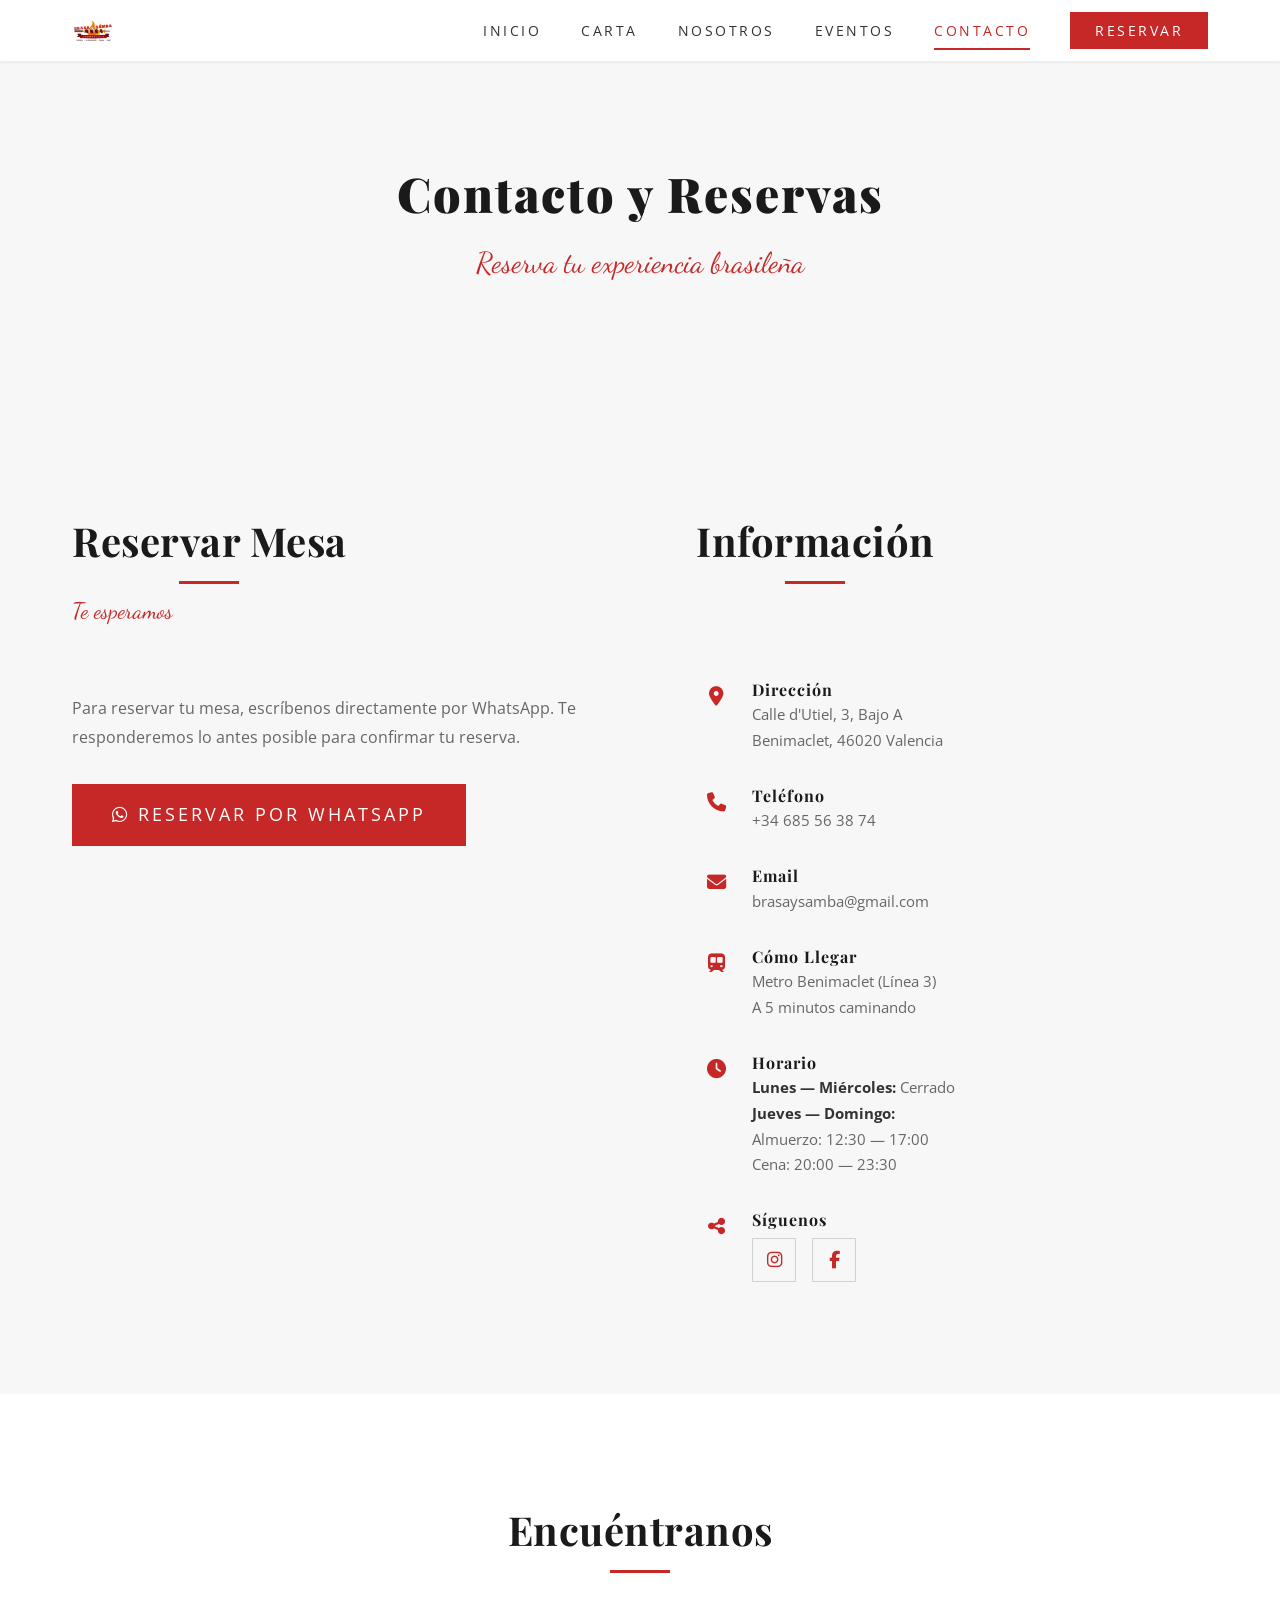
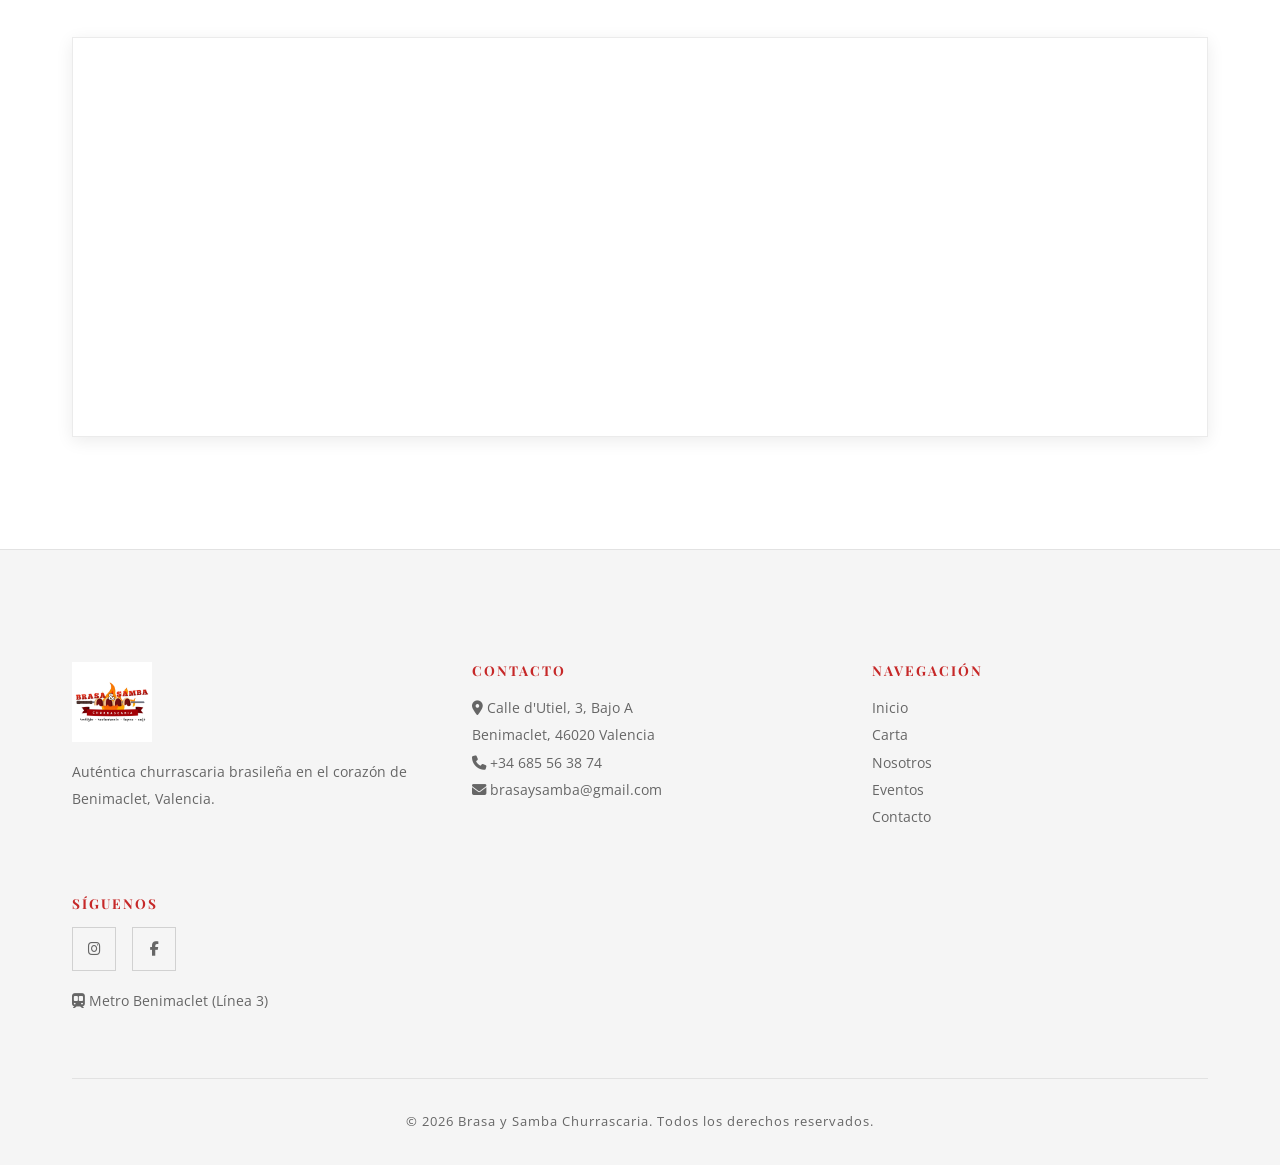
<file: contato.html>
<!DOCTYPE html>
<html lang="es">
<head>
  <meta charset="UTF-8">
  <meta name="viewport" content="width=device-width, initial-scale=1.0">
  <meta name="description" content="Reserva tu mesa en Brasa y Samba. Calle d'Utiel 3, Benimaclet, Valencia. Llámanos al +34 685 56 38 74.">
  <meta property="og:title" content="Contacto y Reservas | Brasa y Samba Churrascaria">
  <meta property="og:description" content="Reserva tu mesa en la mejor churrascaria brasileña de Valencia. Calle d'Utiel 3, Benimaclet.">
  <meta property="og:image" content="assets/images/logonovo.JPEG">
  <meta property="og:type" content="website">
  <meta property="og:locale" content="es_ES">
  <title>Contacto y Reservas | Brasa y Samba Churrascaria</title>
  <link rel="preconnect" href="https://fonts.googleapis.com">
  <link rel="preconnect" href="https://fonts.gstatic.com" crossorigin>
  <link href="https://fonts.googleapis.com/css2?family=Playfair+Display:wght@400;700;900&family=Open+Sans:wght@300;400;600;700&family=Dancing+Script:wght@400;700&display=swap" rel="stylesheet">
  <link rel="stylesheet" href="https://cdnjs.cloudflare.com/ajax/libs/font-awesome/6.5.1/css/all.min.css" integrity="sha512-DTOQO9RWCH3ppGqcWaEA1BIZOC6xxalwEsw9c2QQeAIftl+Vegovlnee1c9QX4TctnWMn13TZye+giMm8e2LwA==" crossorigin="anonymous" referrerpolicy="no-referrer">
  <link rel="stylesheet" href="css/style.css">
  <link rel="icon" href="assets/images/logonovo.JPEG" type="image/jpeg">
</head>
<body>

  <!-- NAVBAR -->
  <nav class="navbar scrolled" id="navbar">
    <div class="container">
      <a href="index.html" class="navbar-logo">
        <img src="assets/images/logonovo.JPEG" alt="Brasa y Samba Logo">
      </a>
      <ul class="navbar-menu" id="navMenu">
        <li><a href="index.html">Inicio</a></li>
        <li><a href="cardapio.html">Carta</a></li>
        <li><a href="sobre.html">Nosotros</a></li>
        <li><a href="eventos.html">Eventos</a></li>
        <li><a href="contato.html" class="active">Contacto</a></li>
        <li><a href="https://wa.me/34685563874?text=Hola!%20Quiero%20reservar%20mesa%20en%20Brasa%20y%20Samba" target="_blank" class="navbar-cta">Reservar</a></li>
      </ul>
      <button class="hamburger" id="hamburger" aria-label="Abrir menú">
        <span></span>
        <span></span>
        <span></span>
      </button>
    </div>
  </nav>

  <!-- HERO SMALL -->
  <section class="hero hero-small" style="background: #F7F7F7;">
    <div class="hero-content">
      <h1>Contacto y Reservas</h1>
      <span class="accent-text">Reserva tu experiencia brasileña</span>
    </div>
  </section>

  <!-- CONTACTO -->
  <section class="section section-alt">
    <div class="container">
      <div class="contact-grid fade-in">
        <!-- RESERVAR POR WHATSAPP -->
        <div>
          <div class="section-title" style="text-align: left;">
            <h2>Reservar Mesa</h2>
            <p class="section-subtitle">Te esperamos</p>
          </div>
          <p style="color: #666; line-height: 1.8; margin-bottom: 2rem;">Para reservar tu mesa, escríbenos directamente por WhatsApp. Te responderemos lo antes posible para confirmar tu reserva.</p>
          <a href="https://wa.me/34685563874?text=Hola!%20Quiero%20reservar%20mesa%20en%20Brasa%20y%20Samba" target="_blank" class="btn btn-primary" style="font-size: 1.1rem; padding: 1rem 2.5rem;"><i class="fa-brands fa-whatsapp"></i> Reservar por WhatsApp</a>
        </div>

        <!-- INFO CONTACTO -->
        <div class="contact-info">
          <div class="section-title" style="text-align: left;">
            <h2>Información</h2>
          </div>
          <div class="contact-item">
            <div class="contact-icon"><i class="fa-solid fa-location-dot"></i></div>
            <div>
              <h4>Dirección</h4>
              <p>Calle d'Utiel, 3, Bajo A<br>Benimaclet, 46020 Valencia</p>
            </div>
          </div>
          <div class="contact-item">
            <div class="contact-icon"><i class="fa-solid fa-phone"></i></div>
            <div>
              <h4>Teléfono</h4>
              <p><a href="tel:+34685563874">+34 685 56 38 74</a></p>
            </div>
          </div>
          <div class="contact-item">
            <div class="contact-icon"><i class="fa-solid fa-envelope"></i></div>
            <div>
              <h4>Email</h4>
              <p><a href="mailto:brasaysamba@gmail.com">brasaysamba@gmail.com</a></p>
            </div>
          </div>
          <div class="contact-item">
            <div class="contact-icon"><i class="fa-solid fa-train-subway"></i></div>
            <div>
              <h4>Cómo Llegar</h4>
              <p>Metro Benimaclet (Línea 3)<br>A 5 minutos caminando</p>
            </div>
          </div>
          <div class="contact-item">
            <div class="contact-icon"><i class="fa-solid fa-clock"></i></div>
            <div>
              <h4>Horario</h4>
              <p><strong style="color: #333;">Lunes — Miércoles:</strong> Cerrado<br>
                 <strong style="color: #333;">Jueves — Domingo:</strong><br>
                 Almuerzo: 12:30 — 17:00<br>
                 Cena: 20:00 — 23:30</p>
            </div>
          </div>
          <div class="contact-item">
            <div class="contact-icon"><i class="fa-solid fa-share-nodes"></i></div>
            <div>
              <h4>Síguenos</h4>
              <div class="social-links" style="margin-top: 0.5rem;">
                <a href="https://www.instagram.com/brasaysamba/" target="_blank" rel="noopener" aria-label="Instagram"><i class="fa-brands fa-instagram"></i></a>
                <a href="https://www.facebook.com/brasaysamba/" target="_blank" rel="noopener" aria-label="Facebook"><i class="fa-brands fa-facebook-f"></i></a>
              </div>
            </div>
          </div>
        </div>
      </div>
    </div>
  </section>

  <!-- MAPA -->
  <section class="section">
    <div class="container">
      <div class="section-title fade-in">
        <h2>Encuéntranos</h2>
      </div>
      <div class="map-container fade-in">
        <iframe
          src="https://www.google.com/maps/embed?pb=!1m18!1m12!1m3!1d770.0!2d-0.3553!3d39.4878!2m3!1f0!2f0!3f0!3m2!1i1024!2i768!4f13.1!3m3!1m2!1s0xd604883a2b7e5f1%3A0x5e44a5d10e9b7c2a!2sBrasa%20y%20Samba%20Churrascaria!5e0!3m2!1ses!2ses!4v1700000000000!5m2!1ses!2ses"
          allowfullscreen=""
          loading="lazy"
          referrerpolicy="no-referrer-when-downgrade"
          title="Mapa de ubicación Brasa y Samba — Calle d'Utiel 3, Benimaclet, Valencia">
        </iframe>
      </div>
    </div>
  </section>

  <!-- FOOTER -->
  <footer class="footer">
    <div class="container">
      <div class="footer-grid">
        <div class="footer-col">
          <img src="assets/images/logonovo.JPEG" alt="Brasa y Samba" class="footer-logo">
          <p>Auténtica churrascaria brasileña en el corazón de Benimaclet, Valencia.</p>
        </div>
        <div class="footer-col">
          <h4>Contacto</h4>
          <p><i class="fa-solid fa-location-dot"></i> Calle d'Utiel, 3, Bajo A<br>
             Benimaclet, 46020 Valencia</p>
          <p><i class="fa-solid fa-phone"></i> <a href="tel:+34685563874">+34 685 56 38 74</a></p>
          <p><i class="fa-solid fa-envelope"></i> <a href="mailto:brasaysamba@gmail.com">brasaysamba@gmail.com</a></p>
        </div>
        <div class="footer-col">
          <h4>Navegación</h4>
          <p><a href="index.html">Inicio</a></p>
          <p><a href="cardapio.html">Carta</a></p>
          <p><a href="sobre.html">Nosotros</a></p>
          <p><a href="eventos.html">Eventos</a></p>
          <p><a href="contato.html">Contacto</a></p>
        </div>
        <div class="footer-col">
          <h4>Síguenos</h4>
          <div class="social-links">
            <a href="https://www.instagram.com/brasaysamba/" target="_blank" rel="noopener" aria-label="Instagram"><i class="fa-brands fa-instagram"></i></a>
            <a href="https://www.facebook.com/brasaysamba/" target="_blank" rel="noopener" aria-label="Facebook"><i class="fa-brands fa-facebook-f"></i></a>
          </div>
          <p style="margin-top: 1rem;"><i class="fa-solid fa-train-subway"></i> Metro Benimaclet (Línea 3)</p>
        </div>
      </div>
      <div class="footer-bottom">
        <p>&copy; 2026 Brasa y Samba Churrascaria. Todos los derechos reservados.</p>
      </div>
    </div>
  </footer>

  <script src="js/main.js"></script>
</body>
</html>
</file>
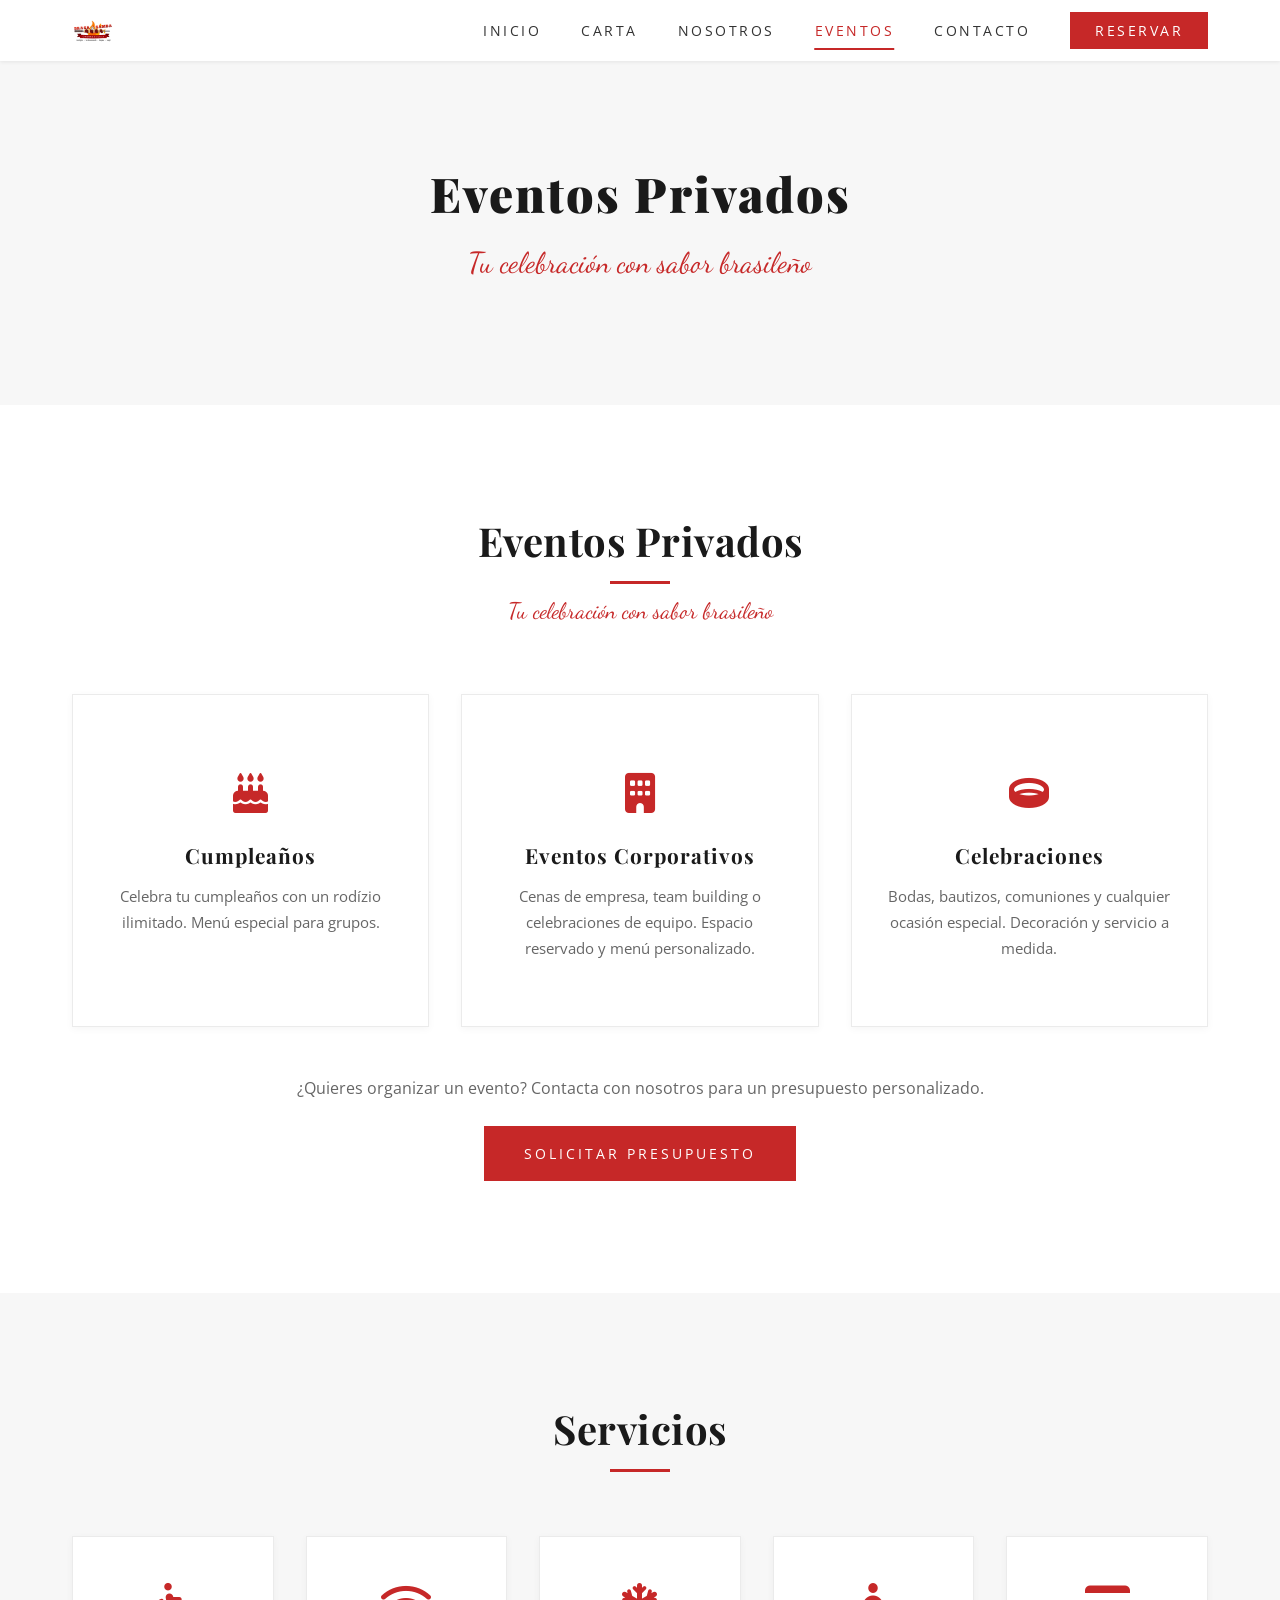
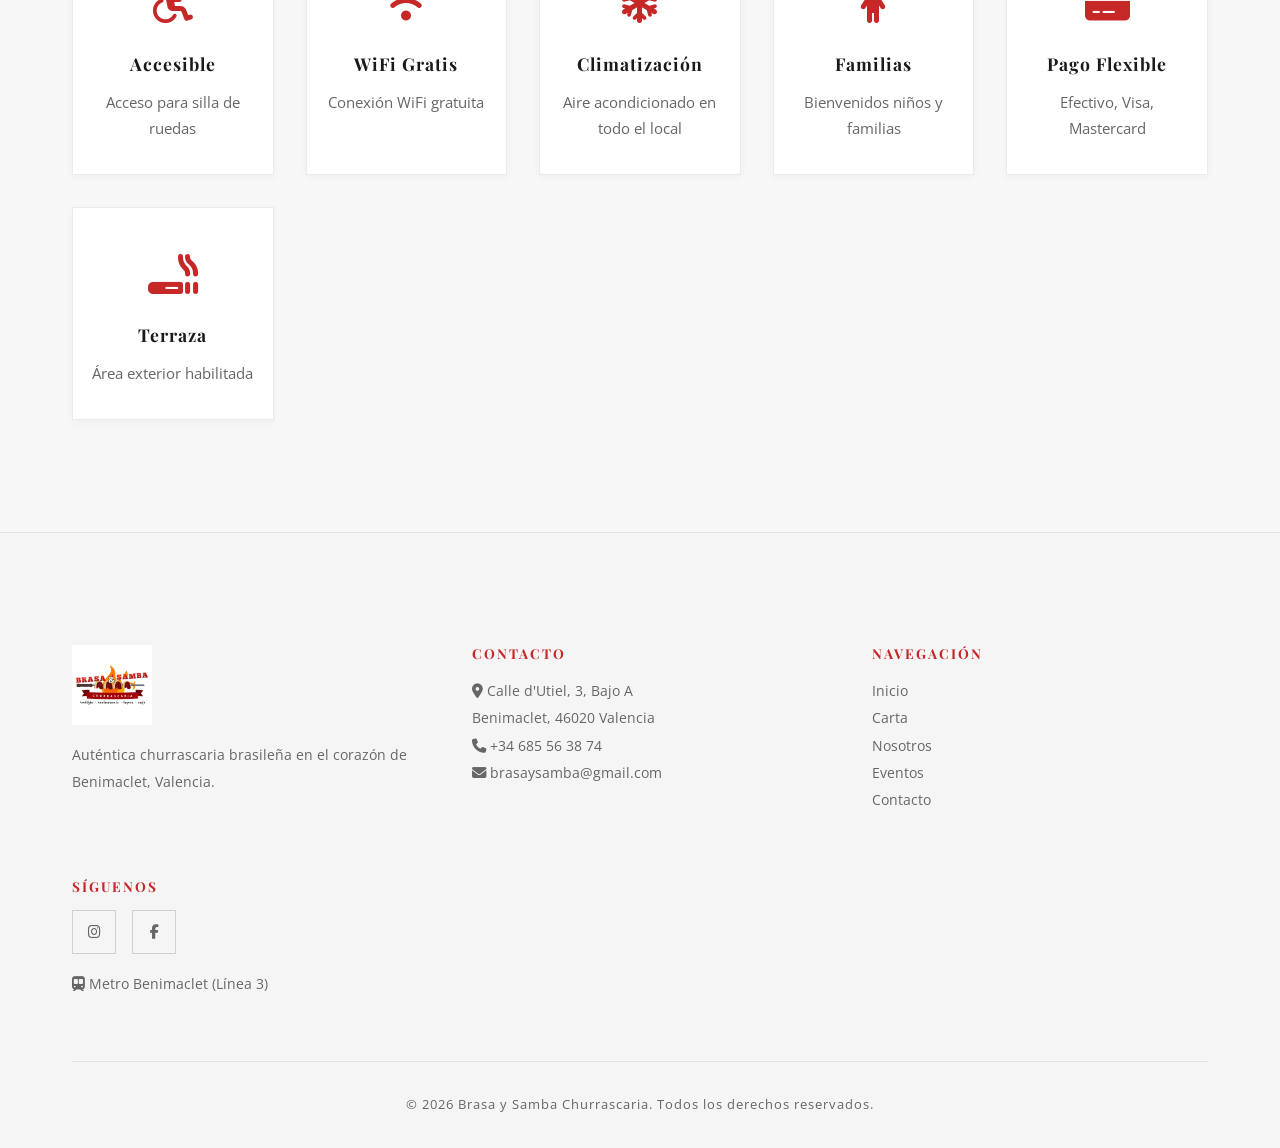
<file: eventos.html>
<!DOCTYPE html>
<html lang="es">
<head>
  <meta charset="UTF-8">
  <meta name="viewport" content="width=device-width, initial-scale=1.0">
  <meta name="description" content="Eventos en Brasa y Samba — Eventos privados, cumpleaños y celebraciones con rodízio brasileño en Valencia.">
  <meta property="og:title" content="Eventos | Brasa y Samba Churrascaria">
  <meta property="og:description" content="Eventos privados, cumpleaños y celebraciones con rodízio brasileño en Valencia.">
  <meta property="og:image" content="assets/images/logonovo.JPEG">
  <meta property="og:type" content="website">
  <meta property="og:locale" content="es_ES">
  <title>Eventos | Brasa y Samba Churrascaria</title>
  <link rel="preconnect" href="https://fonts.googleapis.com">
  <link rel="preconnect" href="https://fonts.gstatic.com" crossorigin>
  <link href="https://fonts.googleapis.com/css2?family=Playfair+Display:wght@400;700;900&family=Open+Sans:wght@300;400;600;700&family=Dancing+Script:wght@400;700&display=swap" rel="stylesheet">
  <link rel="stylesheet" href="https://cdnjs.cloudflare.com/ajax/libs/font-awesome/6.5.1/css/all.min.css" integrity="sha512-DTOQO9RWCH3ppGqcWaEA1BIZOC6xxalwEsw9c2QQeAIftl+Vegovlnee1c9QX4TctnWMn13TZye+giMm8e2LwA==" crossorigin="anonymous" referrerpolicy="no-referrer">
  <link rel="stylesheet" href="css/style.css">
  <link rel="icon" href="assets/images/logonovo.JPEG" type="image/jpeg">
</head>
<body>

  <!-- NAVBAR -->
  <nav class="navbar scrolled" id="navbar">
    <div class="container">
      <a href="index.html" class="navbar-logo">
        <img src="assets/images/logonovo.JPEG" alt="Brasa y Samba Logo">
      </a>
      <ul class="navbar-menu" id="navMenu">
        <li><a href="index.html">Inicio</a></li>
        <li><a href="cardapio.html">Carta</a></li>
        <li><a href="sobre.html">Nosotros</a></li>
        <li><a href="eventos.html" class="active">Eventos</a></li>
        <li><a href="contato.html">Contacto</a></li>
        <li><a href="https://wa.me/34685563874?text=Hola!%20Quiero%20reservar%20mesa%20en%20Brasa%20y%20Samba" target="_blank" class="navbar-cta">Reservar</a></li>
      </ul>
      <button class="hamburger" id="hamburger" aria-label="Abrir menú">
        <span></span>
        <span></span>
        <span></span>
      </button>
    </div>
  </nav>

  <!-- HERO SMALL -->
  <section class="hero hero-small" style="background: #F7F7F7;">
    <div class="hero-content">
      <h1>Eventos Privados</h1>
      <span class="accent-text">Tu celebración con sabor brasileño</span>
    </div>
  </section>

  <!-- EVENTOS PRIVADOS -->
  <section class="section">
    <div class="container">
      <div class="section-title fade-in">
        <h2>Eventos Privados</h2>
        <p class="section-subtitle">Tu celebración con sabor brasileño</p>
      </div>
      <div class="cards-grid fade-in">
        <div class="card card-icon">
          <div class="icon" aria-hidden="true"><i class="fa-solid fa-cake-candles"></i></div>
          <h3>Cumpleaños</h3>
          <p>Celebra tu cumpleaños con un rodízio ilimitado. Menú especial para grupos.</p>
        </div>
        <div class="card card-icon">
          <div class="icon" aria-hidden="true"><i class="fa-solid fa-building"></i></div>
          <h3>Eventos Corporativos</h3>
          <p>Cenas de empresa, team building o celebraciones de equipo. Espacio reservado y menú personalizado.</p>
        </div>
        <div class="card card-icon">
          <div class="icon" aria-hidden="true"><i class="fa-solid fa-ring"></i></div>
          <h3>Celebraciones</h3>
          <p>Bodas, bautizos, comuniones y cualquier ocasión especial. Decoración y servicio a medida.</p>
        </div>
      </div>
      <div style="text-align: center; margin-top: 3rem;" class="fade-in">
        <p style="font-size: 1rem; margin-bottom: 1.5rem; color: var(--color-text-muted);">¿Quieres organizar un evento? Contacta con nosotros para un presupuesto personalizado.</p>
        <a href="contato.html" class="btn btn-primary">Solicitar Presupuesto</a>
      </div>
    </div>
  </section>

  <!-- SERVICIOS -->
  <section class="section section-alt">
    <div class="container">
      <div class="section-title fade-in">
        <h2>Servicios</h2>
      </div>
      <div class="cards-grid fade-in" style="grid-template-columns: repeat(auto-fit, minmax(200px, 1fr));">
        <div class="card card-icon" style="padding: 2rem 1rem;">
          <div class="icon" aria-hidden="true"><i class="fa-solid fa-wheelchair"></i></div>
          <h3 style="font-size: 1.1rem;">Accesible</h3>
          <p>Acceso para silla de ruedas</p>
        </div>
        <div class="card card-icon" style="padding: 2rem 1rem;">
          <div class="icon" aria-hidden="true"><i class="fa-solid fa-wifi"></i></div>
          <h3 style="font-size: 1.1rem;">WiFi Gratis</h3>
          <p>Conexión WiFi gratuita</p>
        </div>
        <div class="card card-icon" style="padding: 2rem 1rem;">
          <div class="icon" aria-hidden="true"><i class="fa-solid fa-snowflake"></i></div>
          <h3 style="font-size: 1.1rem;">Climatización</h3>
          <p>Aire acondicionado en todo el local</p>
        </div>
        <div class="card card-icon" style="padding: 2rem 1rem;">
          <div class="icon" aria-hidden="true"><i class="fa-solid fa-child"></i></div>
          <h3 style="font-size: 1.1rem;">Familias</h3>
          <p>Bienvenidos niños y familias</p>
        </div>
        <div class="card card-icon" style="padding: 2rem 1rem;">
          <div class="icon" aria-hidden="true"><i class="fa-solid fa-credit-card"></i></div>
          <h3 style="font-size: 1.1rem;">Pago Flexible</h3>
          <p>Efectivo, Visa, Mastercard</p>
        </div>
        <div class="card card-icon" style="padding: 2rem 1rem;">
          <div class="icon" aria-hidden="true"><i class="fa-solid fa-smoking"></i></div>
          <h3 style="font-size: 1.1rem;">Terraza</h3>
          <p>Área exterior habilitada</p>
        </div>
      </div>
    </div>
  </section>

  <!-- FOOTER -->
  <footer class="footer">
    <div class="container">
      <div class="footer-grid">
        <div class="footer-col">
          <img src="assets/images/logonovo.JPEG" alt="Brasa y Samba" class="footer-logo">
          <p>Auténtica churrascaria brasileña en el corazón de Benimaclet, Valencia.</p>
        </div>
        <div class="footer-col">
          <h4>Contacto</h4>
          <p><i class="fa-solid fa-location-dot"></i> Calle d'Utiel, 3, Bajo A<br>
             Benimaclet, 46020 Valencia</p>
          <p><i class="fa-solid fa-phone"></i> <a href="tel:+34685563874">+34 685 56 38 74</a></p>
          <p><i class="fa-solid fa-envelope"></i> <a href="mailto:brasaysamba@gmail.com">brasaysamba@gmail.com</a></p>
        </div>
        <div class="footer-col">
          <h4>Navegación</h4>
          <p><a href="index.html">Inicio</a></p>
          <p><a href="cardapio.html">Carta</a></p>
          <p><a href="sobre.html">Nosotros</a></p>
          <p><a href="eventos.html">Eventos</a></p>
          <p><a href="contato.html">Contacto</a></p>
        </div>
        <div class="footer-col">
          <h4>Síguenos</h4>
          <div class="social-links">
            <a href="https://www.instagram.com/brasaysamba/" target="_blank" rel="noopener" aria-label="Instagram"><i class="fa-brands fa-instagram"></i></a>
            <a href="https://www.facebook.com/brasaysamba/" target="_blank" rel="noopener" aria-label="Facebook"><i class="fa-brands fa-facebook-f"></i></a>
          </div>
          <p style="margin-top: 1rem;"><i class="fa-solid fa-train-subway"></i> Metro Benimaclet (Línea 3)</p>
        </div>
      </div>
      <div class="footer-bottom">
        <p>&copy; 2026 Brasa y Samba Churrascaria. Todos los derechos reservados.</p>
      </div>
    </div>
  </footer>

  <script src="js/main.js"></script>
</body>
</html>
</file>
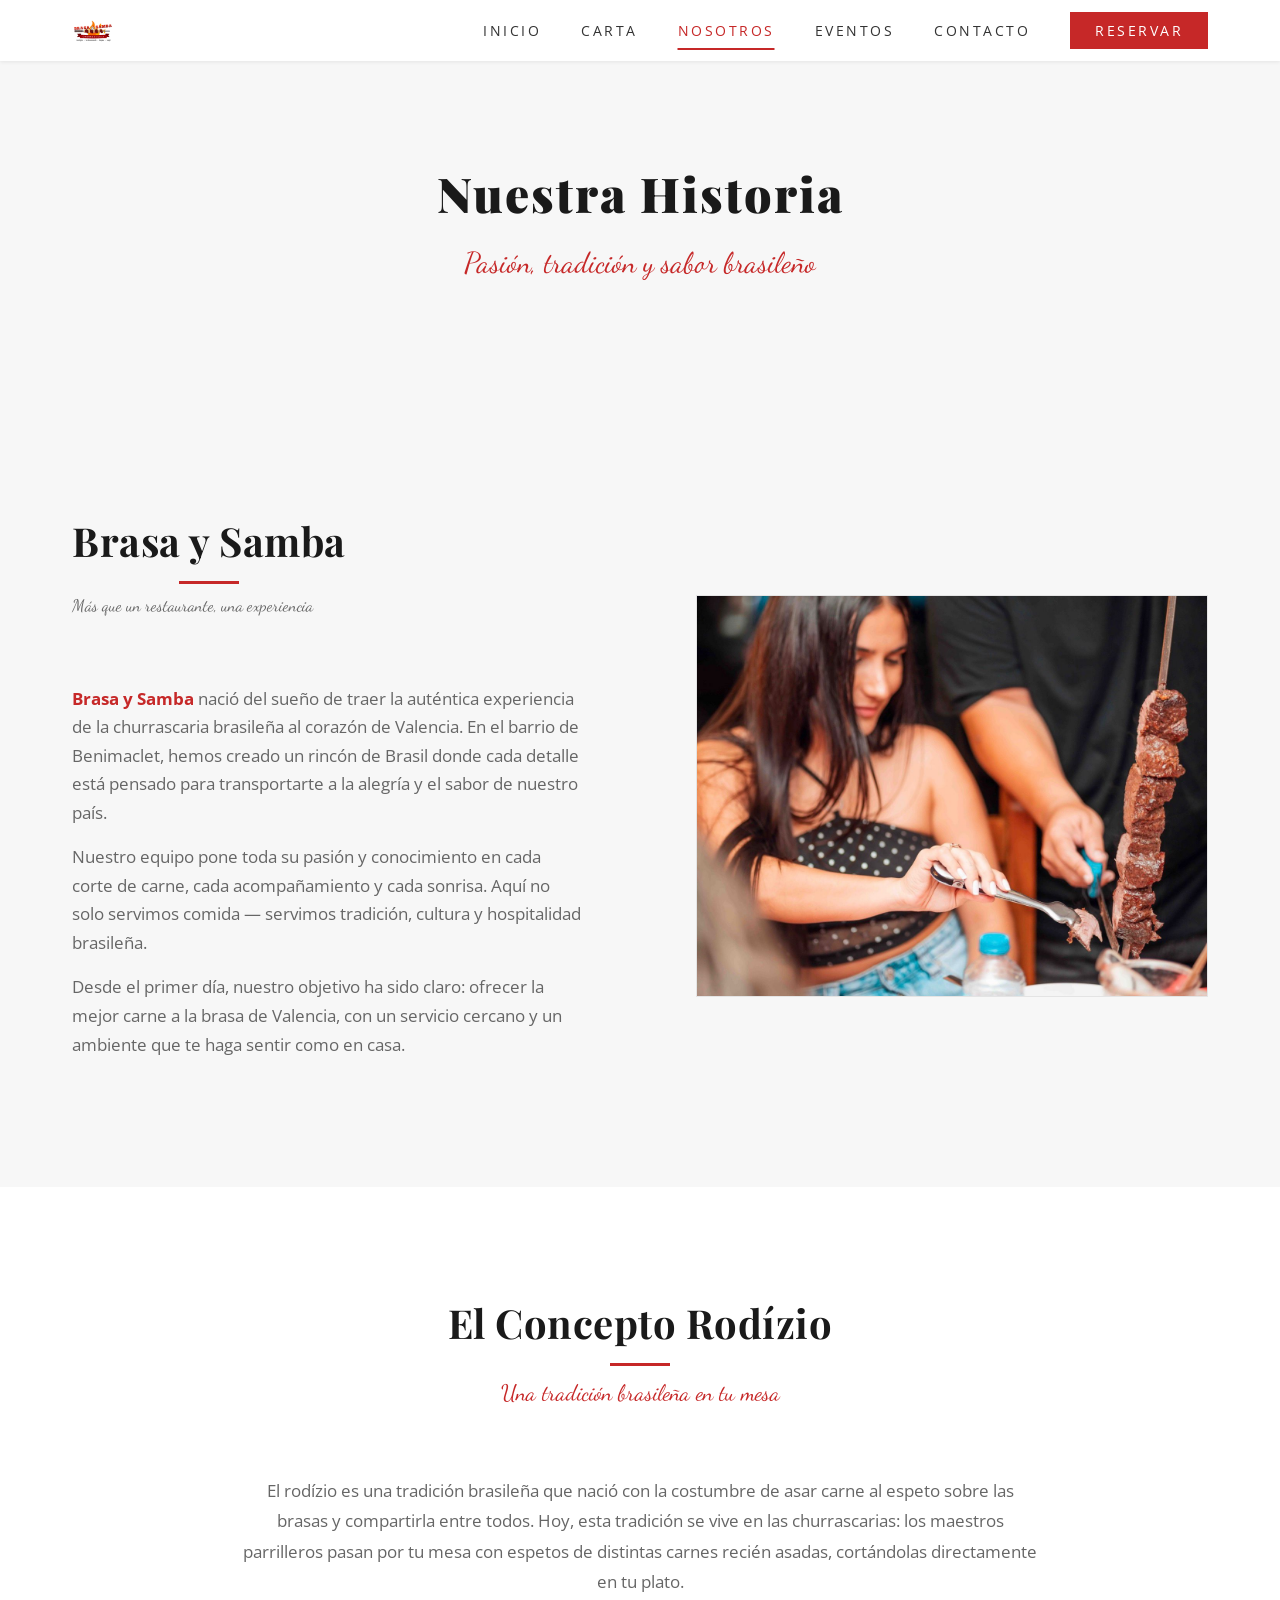
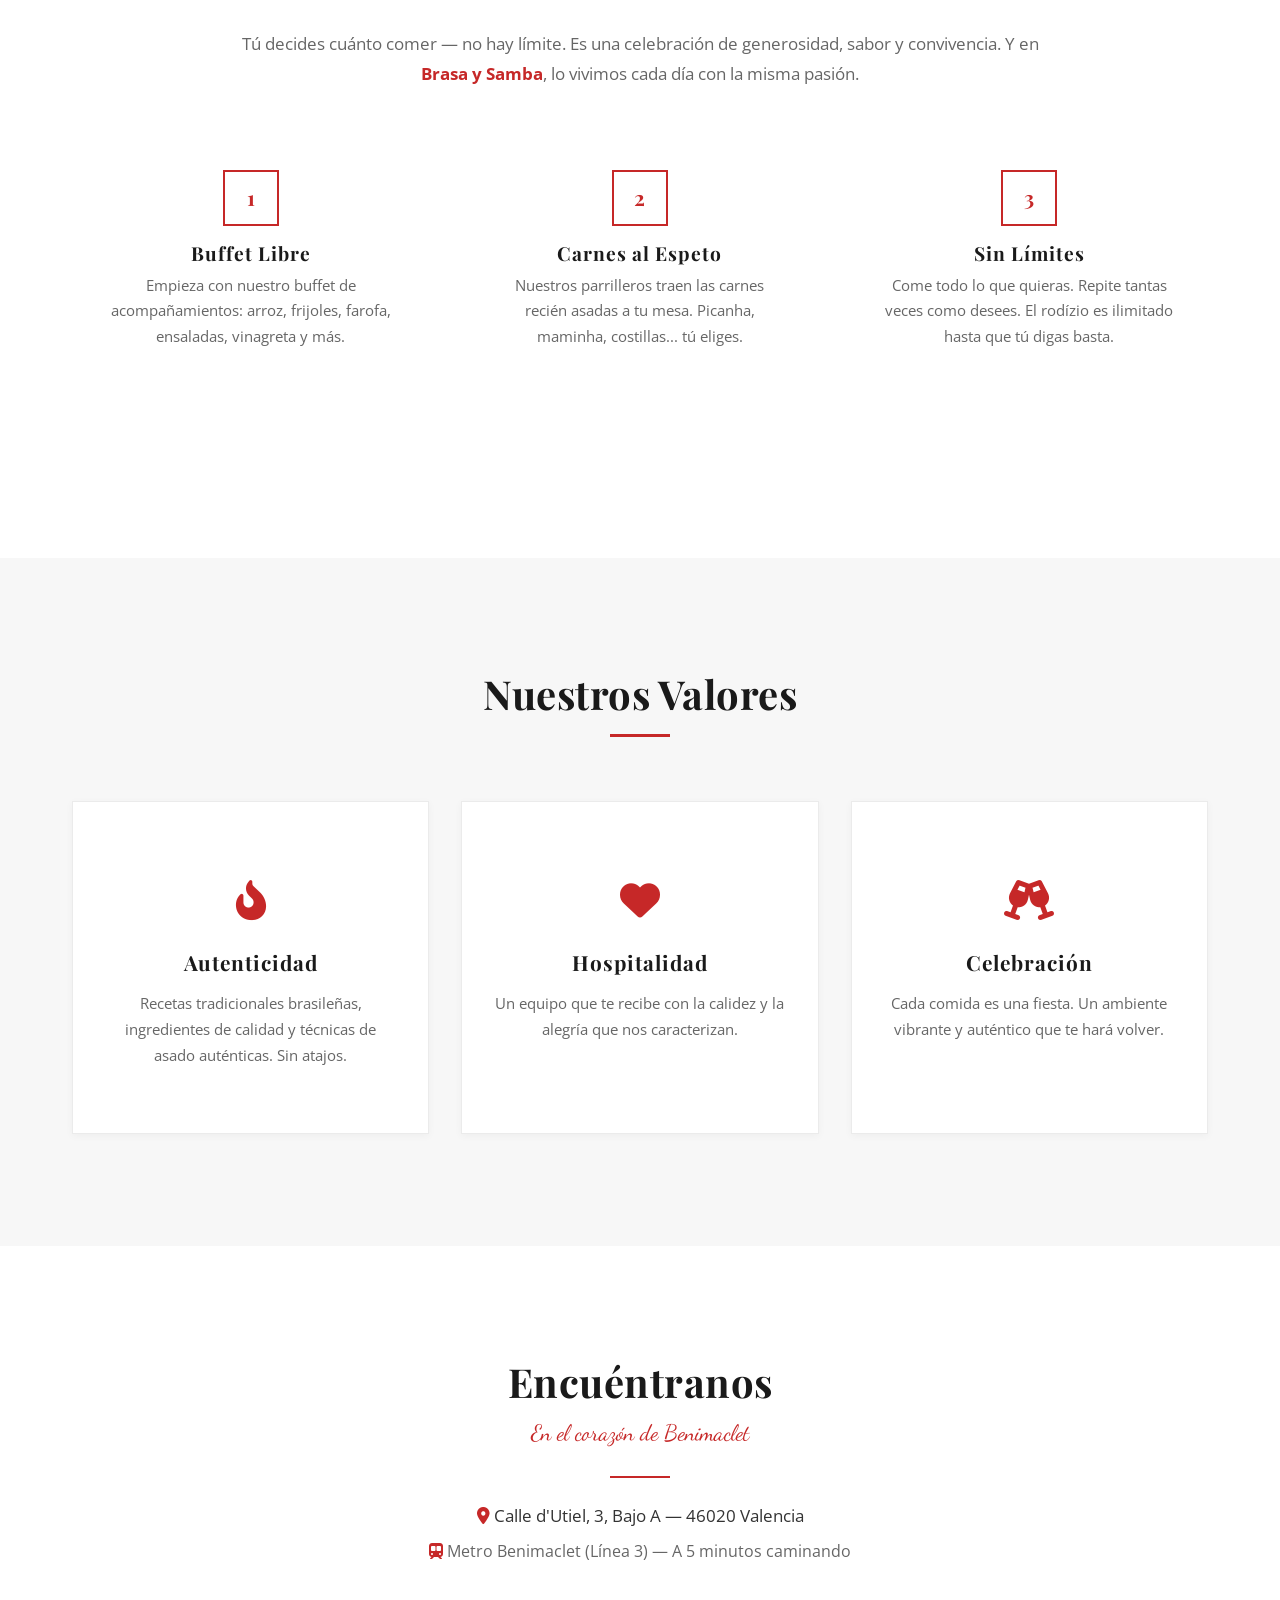
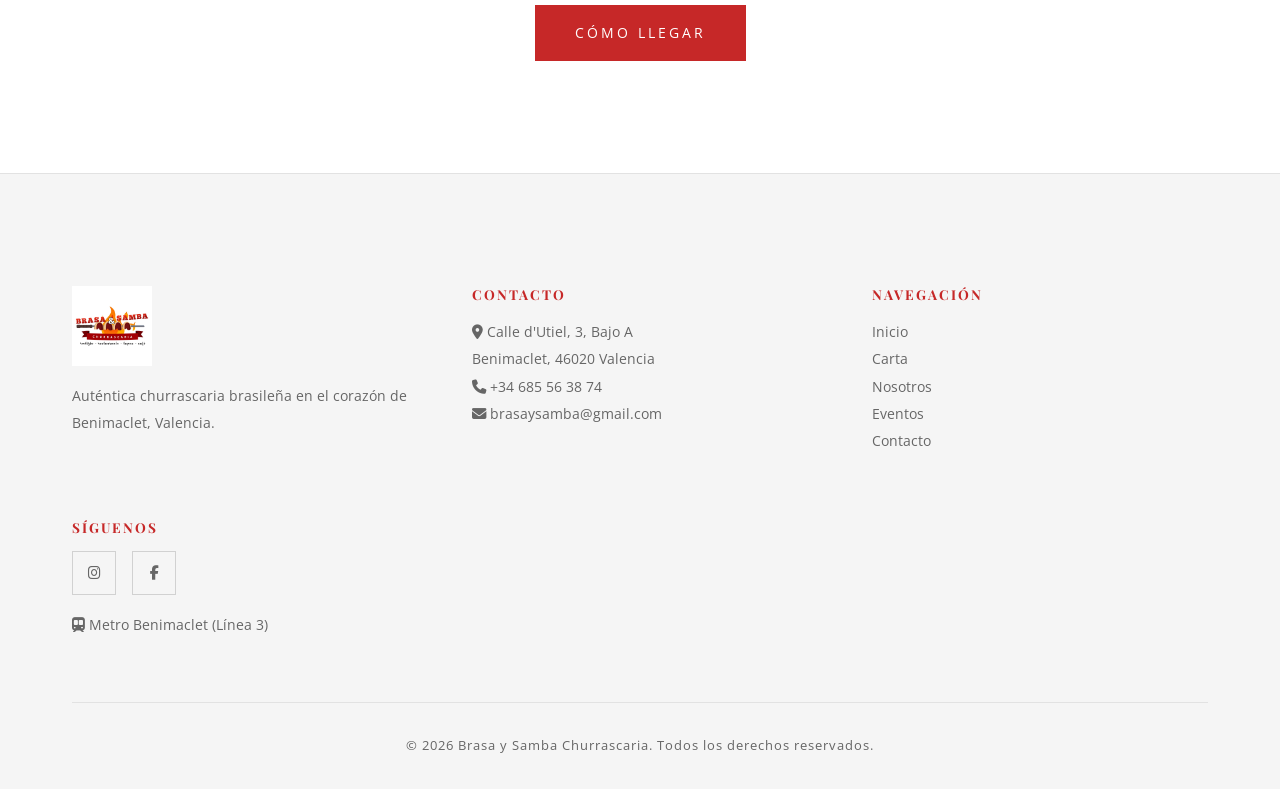
<file: sobre.html>
<!DOCTYPE html>
<html lang="es">
<head>
  <meta charset="UTF-8">
  <meta name="viewport" content="width=device-width, initial-scale=1.0">
  <meta name="description" content="Conoce la historia de Brasa y Samba. Churrascaria brasileña auténtica en Benimaclet, Valencia.">
  <meta property="og:title" content="Nosotros | Brasa y Samba Churrascaria">
  <meta property="og:description" content="Conoce la historia de Brasa y Samba. Tradición brasileña y la mejor carne de Valencia.">
  <meta property="og:image" content="assets/images/logonovo.JPEG">
  <meta property="og:type" content="website">
  <meta property="og:locale" content="es_ES">
  <title>Nosotros | Brasa y Samba Churrascaria</title>
  <link rel="preconnect" href="https://fonts.googleapis.com">
  <link rel="preconnect" href="https://fonts.gstatic.com" crossorigin>
  <link href="https://fonts.googleapis.com/css2?family=Playfair+Display:wght@400;700;900&family=Open+Sans:wght@300;400;600;700&family=Dancing+Script:wght@400;700&display=swap" rel="stylesheet">
  <link rel="stylesheet" href="https://cdnjs.cloudflare.com/ajax/libs/font-awesome/6.5.1/css/all.min.css" integrity="sha512-DTOQO9RWCH3ppGqcWaEA1BIZOC6xxalwEsw9c2QQeAIftl+Vegovlnee1c9QX4TctnWMn13TZye+giMm8e2LwA==" crossorigin="anonymous" referrerpolicy="no-referrer">
  <link rel="stylesheet" href="css/style.css">
  <link rel="icon" href="assets/images/logonovo.JPEG" type="image/jpeg">
</head>
<body>

  <!-- NAVBAR -->
  <nav class="navbar scrolled" id="navbar">
    <div class="container">
      <a href="index.html" class="navbar-logo">
        <img src="assets/images/logonovo.JPEG" alt="Brasa y Samba Logo">
      </a>
      <ul class="navbar-menu" id="navMenu">
        <li><a href="index.html">Inicio</a></li>
        <li><a href="cardapio.html">Carta</a></li>
        <li><a href="sobre.html" class="active">Nosotros</a></li>
        <li><a href="eventos.html">Eventos</a></li>
        <li><a href="contato.html">Contacto</a></li>
        <li><a href="https://wa.me/34685563874?text=Hola!%20Quiero%20reservar%20mesa%20en%20Brasa%20y%20Samba" target="_blank" class="navbar-cta">Reservar</a></li>
      </ul>
      <button class="hamburger" id="hamburger" aria-label="Abrir menú">
        <span></span>
        <span></span>
        <span></span>
      </button>
    </div>
  </nav>

  <!-- HERO SMALL -->
  <section class="hero hero-small" style="background: #F7F7F7;">
    <div class="hero-content">
      <h1>Nuestra Historia</h1>
      <span class="accent-text">Pasión, tradición y sabor brasileño</span>
    </div>
  </section>

  <!-- HISTORIA -->
  <section class="section section-alt">
    <div class="container">
      <div class="about-split fade-in">
        <div class="about-text">
          <div class="section-title" style="text-align: left;">
            <h2>Brasa y Samba</h2>
            <p class="section-subtitle">Más que un restaurante, una experiencia</p>
          </div>
          <p><strong style="color: #C62828;">Brasa y Samba</strong> nació del sueño de traer la auténtica experiencia de la churrascaria brasileña al corazón de Valencia. En el barrio de Benimaclet, hemos creado un rincón de Brasil donde cada detalle está pensado para transportarte a la alegría y el sabor de nuestro país.</p>
          <p>Nuestro equipo pone toda su pasión y conocimiento en cada corte de carne, cada acompañamiento y cada sonrisa. Aquí no solo servimos comida — servimos tradición, cultura y hospitalidad brasileña.</p>
          <p>Desde el primer día, nuestro objetivo ha sido claro: ofrecer la mejor carne a la brasa de Valencia, con un servicio cercano y un ambiente que te haga sentir como en casa.</p>
        </div>
        <div class="about-image">
          <img src="assets/images/79fe40e2-36cd-43b9-8141-0ca7016cc323.JPEG" alt="Rodízio Brasa y Samba" style="object-fit: cover; width: 100%; height: 400px;">
        </div>
      </div>
    </div>
  </section>

  <!-- CONCEPTO RODIZIO -->
  <section class="section">
    <div class="container">
      <div class="section-title fade-in">
        <h2>El Concepto Rodízio</h2>
        <p class="section-subtitle">Una tradición brasileña en tu mesa</p>
      </div>
      <div class="fade-in" style="max-width: 800px; margin: 0 auto;">
        <p style="text-align: center; margin-bottom: 2rem; font-size: 1.05rem; color: var(--color-text-muted); line-height: 1.8;">
          El rodízio es una tradición brasileña que nació con la costumbre de asar carne al espeto sobre las brasas y compartirla entre todos. Hoy, esta tradición se vive en las churrascarias: los maestros parrilleros pasan por tu mesa con espetos de distintas carnes recién asadas, cortándolas directamente en tu plato.
        </p>
        <p style="text-align: center; font-size: 1.05rem; color: var(--color-text-muted); line-height: 1.8;">
          Tú decides cuánto comer — no hay límite. Es una celebración de generosidad, sabor y convivencia. Y en <strong style="color: #C62828;">Brasa y Samba</strong>, lo vivimos cada día con la misma pasión.
        </p>
      </div>
      <div class="rodizio-steps fade-in" style="margin-top: 3rem;">
        <div class="step">
          <div class="step-number">1</div>
          <h3>Buffet Libre</h3>
          <p>Empieza con nuestro buffet de acompañamientos: arroz, frijoles, farofa, ensaladas, vinagreta y más.</p>
        </div>
        <div class="step">
          <div class="step-number">2</div>
          <h3>Carnes al Espeto</h3>
          <p>Nuestros parrilleros traen las carnes recién asadas a tu mesa. Picanha, maminha, costillas... tú eliges.</p>
        </div>
        <div class="step">
          <div class="step-number">3</div>
          <h3>Sin Límites</h3>
          <p>Come todo lo que quieras. Repite tantas veces como desees. El rodízio es ilimitado hasta que tú digas basta.</p>
        </div>
      </div>
    </div>
  </section>

  <!-- VALORES -->
  <section class="section section-alt">
    <div class="container">
      <div class="section-title fade-in">
        <h2>Nuestros Valores</h2>
      </div>
      <div class="cards-grid fade-in">
        <div class="card card-icon">
          <div class="icon" aria-hidden="true"><i class="fa-solid fa-fire-flame-curved"></i></div>
          <h3>Autenticidad</h3>
          <p>Recetas tradicionales brasileñas, ingredientes de calidad y técnicas de asado auténticas. Sin atajos.</p>
        </div>
        <div class="card card-icon">
          <div class="icon" aria-hidden="true"><i class="fa-solid fa-heart"></i></div>
          <h3>Hospitalidad</h3>
          <p>Un equipo que te recibe con la calidez y la alegría que nos caracterizan.</p>
        </div>
        <div class="card card-icon">
          <div class="icon" aria-hidden="true"><i class="fa-solid fa-champagne-glasses"></i></div>
          <h3>Celebración</h3>
          <p>Cada comida es una fiesta. Un ambiente vibrante y auténtico que te hará volver.</p>
        </div>
      </div>
    </div>
  </section>

  <!-- UBICACION -->
  <section class="section">
    <div class="container" style="text-align: center;">
      <div class="fade-in">
        <h2>Encuéntranos</h2>
        <p class="section-subtitle" style="margin-top: 0.5rem;">En el corazón de Benimaclet</p>
        <div style="width: 60px; height: 2px; background: #C62828; margin: 1.5rem auto;"></div>
        <p style="margin-top: 1.5rem; font-size: 1.05rem;"><i class="fa-solid fa-location-dot" style="color: #C62828;"></i> Calle d'Utiel, 3, Bajo A — 46020 Valencia</p>
        <p style="margin-top: 0.5rem; color: #666;"><i class="fa-solid fa-train-subway" style="color: #C62828;"></i> Metro Benimaclet (Línea 3) — A 5 minutos caminando</p>
        <a href="contato.html" class="btn btn-primary" style="margin-top: 2.5rem;">Cómo Llegar</a>
      </div>
    </div>
  </section>

  <!-- FOOTER -->
  <footer class="footer">
    <div class="container">
      <div class="footer-grid">
        <div class="footer-col">
          <img src="assets/images/logonovo.JPEG" alt="Brasa y Samba" class="footer-logo">
          <p>Auténtica churrascaria brasileña en el corazón de Benimaclet, Valencia.</p>
        </div>
        <div class="footer-col">
          <h4>Contacto</h4>
          <p><i class="fa-solid fa-location-dot"></i> Calle d'Utiel, 3, Bajo A<br>
             Benimaclet, 46020 Valencia</p>
          <p><i class="fa-solid fa-phone"></i> <a href="tel:+34685563874">+34 685 56 38 74</a></p>
          <p><i class="fa-solid fa-envelope"></i> <a href="mailto:brasaysamba@gmail.com">brasaysamba@gmail.com</a></p>
        </div>
        <div class="footer-col">
          <h4>Navegación</h4>
          <p><a href="index.html">Inicio</a></p>
          <p><a href="cardapio.html">Carta</a></p>
          <p><a href="sobre.html">Nosotros</a></p>
          <p><a href="eventos.html">Eventos</a></p>
          <p><a href="contato.html">Contacto</a></p>
        </div>
        <div class="footer-col">
          <h4>Síguenos</h4>
          <div class="social-links">
            <a href="https://www.instagram.com/brasaysamba/" target="_blank" rel="noopener" aria-label="Instagram"><i class="fa-brands fa-instagram"></i></a>
            <a href="https://www.facebook.com/brasaysamba/" target="_blank" rel="noopener" aria-label="Facebook"><i class="fa-brands fa-facebook-f"></i></a>
          </div>
          <p style="margin-top: 1rem;"><i class="fa-solid fa-train-subway"></i> Metro Benimaclet (Línea 3)</p>
        </div>
      </div>
      <div class="footer-bottom">
        <p>&copy; 2026 Brasa y Samba Churrascaria. Todos los derechos reservados.</p>
      </div>
    </div>
  </footer>

  <script src="js/main.js"></script>
</body>
</html>
</file>
<file: css/style.css>
/* ========================================
   BRASA Y SAMBA — Premium Dark Design System
   Inspired by upscale steakhouse aesthetics
   ======================================== */

/* Google Fonts loaded via <link> in HTML <head> for performance */

/* Design Tokens */
:root {
  --color-primary: #C62828;
  --color-primary-dark: #8E0000;
  --color-primary-light: #EF5350;
  --color-gold: #B8902F;
  --color-gold-dark: #9A7825;
  --color-gold-light: #D4A843;
  --color-dark: #FFFFFF;
  --color-dark-medium: #F7F7F7;
  --color-dark-light: #F0F0F0;
  --color-dark-card: #FFFFFF;
  --color-cream: #F5E6C8;
  --color-cream-dark: #D4C5A9;
  --color-white: #1A1A1A;
  --color-text: #333333;
  --color-text-muted: #666666;
  --color-border: rgba(0, 0, 0, 0.08);
  --color-border-strong: rgba(0, 0, 0, 0.15);
  --color-overlay: rgba(255, 255, 255, 0.7);

  --font-heading: 'Playfair Display', Georgia, serif;
  --font-body: 'Open Sans', Arial, sans-serif;
  --font-accent: 'Dancing Script', cursive;

  --spacing-xs: 0.5rem;
  --spacing-sm: 1rem;
  --spacing-md: 2rem;
  --spacing-lg: 4rem;
  --spacing-xl: 7rem;
  --spacing-2xl: 10rem;

  --shadow-sm: 0 2px 8px rgba(0,0,0,0.06);
  --shadow-md: 0 4px 16px rgba(0,0,0,0.08);
  --shadow-lg: 0 8px 32px rgba(0,0,0,0.1);
  --shadow-gold: 0 4px 20px rgba(198, 40, 40, 0.1);

  --radius-sm: 2px;
  --radius-md: 4px;
  --radius-lg: 8px;
  --radius-full: 50%;

  --transition: all 0.3s ease;
  --transition-slow: all 0.5s ease;
  --max-width: 1200px;
}

/* Reset */
*,
*::before,
*::after {
  margin: 0;
  padding: 0;
  box-sizing: border-box;
}

html {
  scroll-behavior: smooth;
  font-size: 16px;
}

body {
  font-family: var(--font-body);
  color: var(--color-text);
  background-color: var(--color-dark);
  line-height: 1.7;
  overflow-x: hidden;
}

a {
  text-decoration: none;
  color: inherit;
  transition: var(--transition);
}

ul {
  list-style: none;
}

img {
  max-width: 100%;
  height: auto;
  display: block;
}

/* Selection */
::selection {
  background: var(--color-primary);
  color: #FFFFFF;
}

/* ========================================
   TYPOGRAPHY
   ======================================== */
h1, h2, h3, h4 {
  font-family: var(--font-heading);
  font-weight: 700;
  line-height: 1.2;
  color: var(--color-white);
}

h1 { font-size: 3.5rem; letter-spacing: 1px; }
h2 { font-size: 2.5rem; letter-spacing: 0.5px; }
h3 { font-size: 1.5rem; }
h4 { font-size: 1.2rem; }

.accent-text {
  font-family: var(--font-accent);
  color: var(--color-primary);
}

.section-title {
  text-align: center;
  margin-bottom: var(--spacing-lg);
  position: relative;
}

.section-title h2 {
  display: inline-block;
  position: relative;
}

.section-title h2::after {
  content: '';
  display: block;
  width: 60px;
  height: 3px;
  background: var(--color-primary);
  margin: var(--spacing-sm) auto 0;
}

.section-subtitle {
  font-family: var(--font-accent);
  color: var(--color-primary);
  font-size: 1.4rem;
  margin-top: var(--spacing-xs);
}

/* Decorative separator */
.separator {
  display: flex;
  align-items: center;
  justify-content: center;
  gap: 1rem;
  margin: var(--spacing-md) 0;
}

.separator::before,
.separator::after {
  content: '';
  width: 80px;
  height: 1px;
  background: var(--color-border-strong);
}

/* ========================================
   NAVBAR
   ======================================== */
.navbar {
  position: fixed;
  top: 0;
  left: 0;
  width: 100%;
  z-index: 1000;
  background: transparent;
  padding: 1.2rem 0;
  transition: var(--transition);
}

.navbar.scrolled {
  background: rgba(255, 255, 255, 0.97);
  backdrop-filter: blur(10px);
  -webkit-backdrop-filter: blur(10px);
  box-shadow: 0 1px 4px rgba(0,0,0,0.08);
  padding: 0.6rem 0;
}

.navbar .container {
  display: flex;
  justify-content: space-between;
  align-items: center;
}

.navbar-logo img {
  height: 55px;
  width: auto;
  transition: var(--transition);
}

.navbar.scrolled .navbar-logo img {
  height: 42px;
}

.navbar-menu {
  display: flex;
  align-items: center;
  gap: 2.5rem;
}

.navbar-menu a {
  color: #333;
  font-weight: 400;
  font-size: 0.85rem;
  text-transform: uppercase;
  letter-spacing: 2.5px;
  padding: var(--spacing-xs) 0;
  position: relative;
}

.navbar-menu a::after {
  content: '';
  position: absolute;
  bottom: -2px;
  left: 50%;
  width: 0;
  height: 2px;
  background: var(--color-primary);
  transition: var(--transition);
  transform: translateX(-50%);
}

.navbar-menu a:hover::after,
.navbar-menu a.active::after {
  width: 100%;
}

.navbar-menu a:hover,
.navbar-menu a.active {
  color: var(--color-primary);
}

.navbar-cta {
  background: var(--color-primary) !important;
  color: #FFFFFF !important;
  padding: 0.5rem 1.5rem !important;
  border: 1px solid var(--color-primary) !important;
  letter-spacing: 2.5px !important;
  font-size: 0.85rem !important;
}

.navbar-cta:hover {
  background: var(--color-primary-dark) !important;
  color: #FFFFFF !important;
  transform: none;
}

.navbar-cta::after {
  display: none !important;
}

/* Hamburger */
.hamburger {
  display: none;
  flex-direction: column;
  gap: 6px;
  cursor: pointer;
  z-index: 1001;
  background: none;
  border: none;
  padding: 5px;
}

.hamburger span {
  width: 28px;
  height: 2px;
  background: #333;
  border-radius: 0;
  transition: var(--transition);
}

.hamburger.active span:nth-child(1) {
  transform: rotate(45deg) translate(6px, 6px);
}

.hamburger.active span:nth-child(2) {
  opacity: 0;
}

.hamburger.active span:nth-child(3) {
  transform: rotate(-45deg) translate(6px, -6px);
}

/* ========================================
   CONTAINER
   ======================================== */
.container {
  width: 100%;
  max-width: var(--max-width);
  margin: 0 auto;
  padding: 0 var(--spacing-md);
}

/* ========================================
   HERO
   ======================================== */
.hero {
  position: relative;
  min-height: 100vh;
  display: flex;
  align-items: center;
  justify-content: center;
  text-align: center;
  color: #1A1A1A;
  background-size: cover;
  background-position: center;
  background-attachment: fixed;
}

.hero.has-bg::before {
  content: '';
  position: absolute;
  top: 0;
  left: 0;
  width: 100%;
  height: 100%;
  background: var(--color-overlay);
}

.hero-content {
  position: relative;
  z-index: 1;
  max-width: 800px;
  padding: var(--spacing-md);
}

.hero-logo {
  width: 220px;
  height: auto;
  margin: 0 auto var(--spacing-md);
}

.hero h1 {
  font-size: 4rem;
  margin-bottom: var(--spacing-sm);
  font-weight: 900;
  letter-spacing: 3px;
}

.hero .accent-text {
  font-size: 1.8rem;
  display: block;
  margin-bottom: var(--spacing-md);
}

.hero-buttons {
  display: flex;
  gap: var(--spacing-sm);
  justify-content: center;
  flex-wrap: wrap;
  margin-top: var(--spacing-md);
}

/* Hero small (subpages) */
.hero-small {
  min-height: 45vh;
  padding-top: 80px;
}

.hero-small h1 {
  font-size: 3rem;
  letter-spacing: 2px;
}

/* ========================================
   BUTTONS
   ======================================== */
.btn {
  display: inline-block;
  padding: 1rem 2.5rem;
  font-family: var(--font-body);
  font-weight: 400;
  font-size: 0.85rem;
  text-transform: uppercase;
  letter-spacing: 3px;
  border: none;
  cursor: pointer;
  transition: var(--transition);
  text-align: center;
}

.btn-primary {
  background: var(--color-primary);
  color: #FFFFFF;
}

.btn-primary:hover {
  background: var(--color-primary-dark);
  box-shadow: var(--shadow-gold);
  transform: translateY(-2px);
}

.btn-secondary {
  background: transparent;
  color: var(--color-primary);
  border: 1px solid var(--color-primary);
}

.btn-secondary:hover {
  background: var(--color-primary);
  color: #FFFFFF;
  transform: translateY(-2px);
}

.btn-outline {
  background: transparent;
  color: #333;
  border: 1px solid #333;
}

.btn-outline:hover {
  background: #333;
  color: #FFFFFF;
  transform: translateY(-2px);
}

/* ========================================
   SECTIONS
   ======================================== */
.section {
  padding: var(--spacing-xl) 0;
}

.section-alt {
  background: var(--color-dark-medium);
}

.section-dark {
  background: var(--color-dark);
}

.section-warm {
  background: var(--color-dark-light);
}

.section-dark .section-title h2::after,
.section-alt .section-title h2::after {
  background: var(--color-primary);
}

/* ========================================
   CARDS
   ======================================== */
.cards-grid {
  display: grid;
  grid-template-columns: repeat(auto-fit, minmax(300px, 1fr));
  gap: var(--spacing-md);
}

.card {
  background: #FFFFFF;
  border: 1px solid rgba(0,0,0,0.08);
  overflow: hidden;
  transition: var(--transition);
  box-shadow: 0 2px 8px rgba(0,0,0,0.04);
}

.card:hover {
  transform: translateY(-5px);
  border-color: var(--color-border-strong);
  box-shadow: var(--shadow-md);
}

.card-image {
  width: 100%;
  height: 220px;
  object-fit: cover;
}

.card-body {
  padding: var(--spacing-md);
}

.card-body h3 {
  margin-bottom: var(--spacing-xs);
  color: #1A1A1A;
}

.card-body p {
  color: var(--color-text-muted);
  font-size: 0.95rem;
}

/* Card icon */
.card-icon {
  text-align: center;
  padding: var(--spacing-lg) var(--spacing-md);
}

.card-icon .icon {
  font-size: 2.5rem;
  margin-bottom: var(--spacing-sm);
  color: var(--color-primary);
}

.card-icon h3 {
  font-size: 1.3rem;
  margin-bottom: var(--spacing-sm);
  letter-spacing: 1px;
}

.card-icon p {
  color: var(--color-text-muted);
  font-size: 0.95rem;
  line-height: 1.7;
}

.item-icon i,
.contact-icon i {
  color: var(--color-primary);
}

.day-icon i {
  color: var(--color-primary);
}

/* ========================================
   PRICE BADGES
   ======================================== */
.price-section {
  display: flex;
  justify-content: center;
  gap: var(--spacing-md);
  flex-wrap: wrap;
  margin: var(--spacing-md) 0;
}

.price-badge {
  background: #FFFFFF;
  color: #1A1A1A;
  border: 1px solid rgba(0,0,0,0.1);
  padding: var(--spacing-lg) var(--spacing-md);
  text-align: center;
  min-width: 240px;
  transition: var(--transition);
  position: relative;
  box-shadow: 0 2px 8px rgba(0,0,0,0.04);
}

.price-badge:hover {
  border-color: var(--color-primary);
  box-shadow: var(--shadow-gold);
  transform: translateY(-3px);
}

.price-badge.featured {
  border-color: var(--color-primary);
  background: linear-gradient(135deg, #FFFFFF 0%, rgba(198, 40, 40, 0.04) 100%);
  transform: scale(1.05);
}

.price-badge.featured::before {
  content: '';
  position: absolute;
  top: 0;
  left: 50%;
  transform: translateX(-50%);
  width: 60px;
  height: 3px;
  background: var(--color-primary);
}

.price-badge.featured:hover {
  transform: scale(1.08);
}

.price-badge .label {
  font-size: 0.75rem;
  text-transform: uppercase;
  letter-spacing: 3px;
  font-weight: 400;
  margin-bottom: var(--spacing-sm);
  color: var(--color-primary);
}

.price-badge .price {
  font-family: var(--font-heading);
  font-size: 3rem;
  font-weight: 900;
  line-height: 1;
  color: #1A1A1A;
}

.price-badge .price small {
  font-size: 1rem;
  font-weight: 400;
}

.price-badge .detail {
  font-size: 0.8rem;
  margin-top: var(--spacing-sm);
  color: var(--color-text-muted);
  letter-spacing: 1px;
  text-transform: uppercase;
}

/* ========================================
   ABOUT SPLIT
   ======================================== */
.about-split {
  display: grid;
  grid-template-columns: 1fr 1fr;
  gap: var(--spacing-xl);
  align-items: center;
}

.about-split .about-text p {
  margin-bottom: var(--spacing-sm);
  color: var(--color-text-muted);
  font-size: 1.05rem;
}

.about-split .about-image {
  overflow: hidden;
  border: 1px solid var(--color-border);
}

.about-split .about-image img {
  width: 100%;
  height: 400px;
  object-fit: cover;
}

/* ========================================
   RODIZIO STEPS
   ======================================== */
.rodizio-steps {
  display: grid;
  grid-template-columns: repeat(3, 1fr);
  gap: var(--spacing-md);
  text-align: center;
  margin: var(--spacing-lg) 0;
}

.step {
  padding: var(--spacing-md);
  position: relative;
}

.step .step-number {
  display: inline-flex;
  align-items: center;
  justify-content: center;
  width: 56px;
  height: 56px;
  border: 2px solid var(--color-primary);
  color: var(--color-primary);
  font-family: var(--font-heading);
  font-size: 1.3rem;
  font-weight: 700;
  margin-bottom: var(--spacing-sm);
}

.step h3 {
  margin-bottom: var(--spacing-xs);
  font-size: 1.2rem;
  letter-spacing: 1px;
}

.step p {
  color: var(--color-text-muted);
  font-size: 0.95rem;
}

/* ========================================
   MENU ITEMS GRID
   ======================================== */
.menu-grid {
  display: grid;
  grid-template-columns: repeat(auto-fit, minmax(280px, 1fr));
  gap: var(--spacing-sm);
}

.menu-item {
  display: flex;
  align-items: center;
  gap: var(--spacing-sm);
  padding: var(--spacing-sm) var(--spacing-md);
  background: #FFFFFF;
  border: 1px solid rgba(0,0,0,0.06);
  border-left: 3px solid var(--color-primary);
  transition: var(--transition);
}

.menu-item:hover {
  background: #FAFAFA;
  border-color: rgba(0,0,0,0.1);
  transform: translateX(5px);
}

.menu-item .item-icon {
  font-size: 1.3rem;
  flex-shrink: 0;
  color: var(--color-gold);
}

.menu-item .item-name {
  font-weight: 600;
  color: #1A1A1A;
}

.menu-item .item-desc {
  font-size: 0.85rem;
  color: var(--color-text-muted);
}

/* ========================================
   CONTACT
   ======================================== */
.contact-grid {
  display: grid;
  grid-template-columns: 1fr 1fr;
  gap: var(--spacing-xl);
}

.contact-form {
  display: flex;
  flex-direction: column;
  gap: var(--spacing-sm);
}

.form-group {
  display: flex;
  flex-direction: column;
  gap: 0.4rem;
}

.form-group label {
  font-weight: 600;
  font-size: 0.8rem;
  color: var(--color-primary);
  text-transform: uppercase;
  letter-spacing: 2px;
}

.form-group input,
.form-group textarea,
.form-group select {
  padding: 0.9rem 1rem;
  border: 1px solid rgba(0,0,0,0.15);
  background: #FFFFFF;
  color: #333;
  font-family: var(--font-body);
  font-size: 1rem;
  transition: var(--transition);
}

.form-group input::placeholder,
.form-group textarea::placeholder {
  color: #999;
}

.form-group input:focus,
.form-group textarea:focus,
.form-group select:focus {
  outline: none;
  border-color: var(--color-primary);
  box-shadow: 0 0 0 2px rgba(198, 40, 40, 0.1);
}

.form-group textarea {
  resize: vertical;
  min-height: 120px;
}

.form-group select {
  appearance: none;
  -webkit-appearance: none;
  background-image: url("data:image/svg+xml,%3Csvg xmlns='http://www.w3.org/2000/svg' width='12' height='12' viewBox='0 0 12 12'%3E%3Cpath fill='%23C62828' d='M6 8L1 3h10z'/%3E%3C/svg%3E");
  background-repeat: no-repeat;
  background-position: right 1rem center;
  padding-right: 2.5rem;
}

.form-group select option {
  background: #FFFFFF;
  color: #333;
}

.form-row {
  display: grid;
  grid-template-columns: 1fr 1fr;
  gap: var(--spacing-sm);
}

.contact-info {
  display: flex;
  flex-direction: column;
  gap: var(--spacing-md);
}

.contact-item {
  display: flex;
  align-items: flex-start;
  gap: var(--spacing-sm);
}

.contact-item .contact-icon {
  font-size: 1.2rem;
  flex-shrink: 0;
  width: 40px;
  text-align: center;
  color: var(--color-gold);
}

.contact-item h4 {
  margin-bottom: 0.2rem;
  font-size: 1rem;
  letter-spacing: 1px;
}

.contact-item p {
  color: var(--color-text-muted);
  font-size: 0.95rem;
}

.contact-item a {
  color: var(--color-text-muted);
}

.contact-item a:hover {
  color: var(--color-primary);
}

.map-container {
  width: 100%;
  height: 400px;
  overflow: hidden;
  box-shadow: var(--shadow-md);
  margin-top: var(--spacing-md);
  border: 1px solid var(--color-border);
}

.map-container iframe {
  width: 100%;
  height: 100%;
  border: none;
}

/* ========================================
   EVENTS
   ======================================== */
.event-card {
  display: grid;
  grid-template-columns: 120px 1fr;
  gap: var(--spacing-md);
  background: #FFFFFF;
  border: 1px solid rgba(0,0,0,0.08);
  padding: var(--spacing-md);
  transition: var(--transition);
  align-items: center;
  box-shadow: 0 2px 8px rgba(0,0,0,0.04);
}

.event-card:hover {
  border-color: var(--color-primary);
  box-shadow: var(--shadow-gold);
  transform: translateY(-3px);
}

.event-day {
  text-align: center;
  border: 1px solid var(--color-primary);
  padding: var(--spacing-sm);
}

.event-day .day-name {
  font-family: var(--font-heading);
  font-size: 1.2rem;
  font-weight: 700;
  color: var(--color-primary);
}

.event-day .day-icon {
  font-size: 1.8rem;
  margin-top: 0.3rem;
  color: var(--color-primary);
}

.event-details h3 {
  margin-bottom: var(--spacing-xs);
  letter-spacing: 1px;
}

.event-details p {
  color: var(--color-text-muted);
  font-size: 0.95rem;
}

.events-grid {
  display: grid;
  grid-template-columns: repeat(auto-fit, minmax(400px, 1fr));
  gap: var(--spacing-md);
}

/* ========================================
   SOCIAL LINKS
   ======================================== */
.social-links {
  display: flex;
  gap: var(--spacing-sm);
}

.social-links a {
  display: inline-flex;
  align-items: center;
  justify-content: center;
  width: 44px;
  height: 44px;
  border: 1px solid rgba(0,0,0,0.15);
  color: var(--color-primary);
  font-size: 1.1rem;
  transition: var(--transition);
}

.social-links a:hover {
  background: var(--color-primary);
  color: #FFFFFF;
  border-color: var(--color-primary);
}

/* ========================================
   FOOTER
   ======================================== */
.footer {
  background: #F5F5F5;
  color: var(--color-text-muted);
  padding: var(--spacing-xl) 0 var(--spacing-md);
  border-top: 1px solid rgba(0,0,0,0.08);
}

.footer-grid {
  display: grid;
  grid-template-columns: repeat(auto-fit, minmax(250px, 1fr));
  gap: var(--spacing-lg);
  margin-bottom: var(--spacing-lg);
}

.footer-col h4 {
  color: var(--color-primary);
  margin-bottom: var(--spacing-sm);
  font-size: 0.85rem;
  text-transform: uppercase;
  letter-spacing: 2px;
  font-weight: 700;
}

.footer-col p,
.footer-col a {
  color: var(--color-text-muted);
  font-size: 0.9rem;
  line-height: 1.9;
}

.footer-col a:hover {
  color: var(--color-primary);
}

.footer-col .footer-logo {
  height: 80px;
  width: auto;
  margin-bottom: var(--spacing-sm);
}

.footer-bottom {
  text-align: center;
  padding-top: var(--spacing-md);
  border-top: 1px solid var(--color-border);
  font-size: 0.8rem;
  color: var(--color-text-muted);
  letter-spacing: 1px;
}

/* ========================================
   ANIMATIONS
   ======================================== */
.fade-in {
  opacity: 0;
  transform: translateY(20px);
  transition: opacity 0.8s ease, transform 0.8s ease;
}

.fade-in.visible {
  opacity: 1;
  transform: translateY(0);
}

/* ========================================
   RESPONSIVE
   ======================================== */
@media (max-width: 992px) {
  h1 { font-size: 2.5rem; }
  h2 { font-size: 2rem; }

  .hero h1 { font-size: 3rem; }
  .hero .accent-text { font-size: 1.4rem; }

  .about-split {
    grid-template-columns: 1fr;
  }

  .rodizio-steps {
    grid-template-columns: 1fr;
    gap: var(--spacing-sm);
  }

  .events-grid {
    grid-template-columns: 1fr;
  }

  .section {
    padding: var(--spacing-xl) 0;
  }
}

@media (max-width: 768px) {
  h1 { font-size: 2rem; }
  h2 { font-size: 1.6rem; }

  .hero h1 { font-size: 2.5rem; letter-spacing: 2px; }
  .hero-logo { width: 120px; height: 120px; }

  .navbar-menu {
    position: fixed;
    top: 0;
    right: -100%;
    width: 80%;
    max-width: 350px;
    height: 100vh;
    background: rgba(255, 255, 255, 0.98);
    flex-direction: column;
    justify-content: center;
    gap: var(--spacing-md);
    transition: var(--transition);
    box-shadow: var(--shadow-lg);
    border-left: 1px solid rgba(0,0,0,0.08);
  }

  .navbar-menu.active {
    right: 0;
  }

  .navbar-menu a {
    font-size: 1rem;
    letter-spacing: 3px;
  }

  .hamburger {
    display: flex;
  }

  .contact-grid {
    grid-template-columns: 1fr;
  }

  .form-row {
    grid-template-columns: 1fr;
  }

  .price-badge .price {
    font-size: 2.5rem;
  }

  .event-card {
    grid-template-columns: 1fr;
    text-align: center;
  }

  .section {
    padding: var(--spacing-lg) 0;
  }

  .btn {
    width: 100%;
    text-align: center;
  }

  .hero-buttons {
    flex-direction: column;
    align-items: center;
  }
}

@media (max-width: 480px) {
  .hero h1 { font-size: 2rem; letter-spacing: 1px; }
  .hero .accent-text { font-size: 1.2rem; }
  .hero-logo { width: 100px; height: 100px; }

  .cards-grid {
    grid-template-columns: 1fr;
  }

  .price-section {
    flex-direction: column;
    align-items: center;
  }

  .price-badge {
    width: 100%;
    max-width: 300px;
  }
}
</file>
